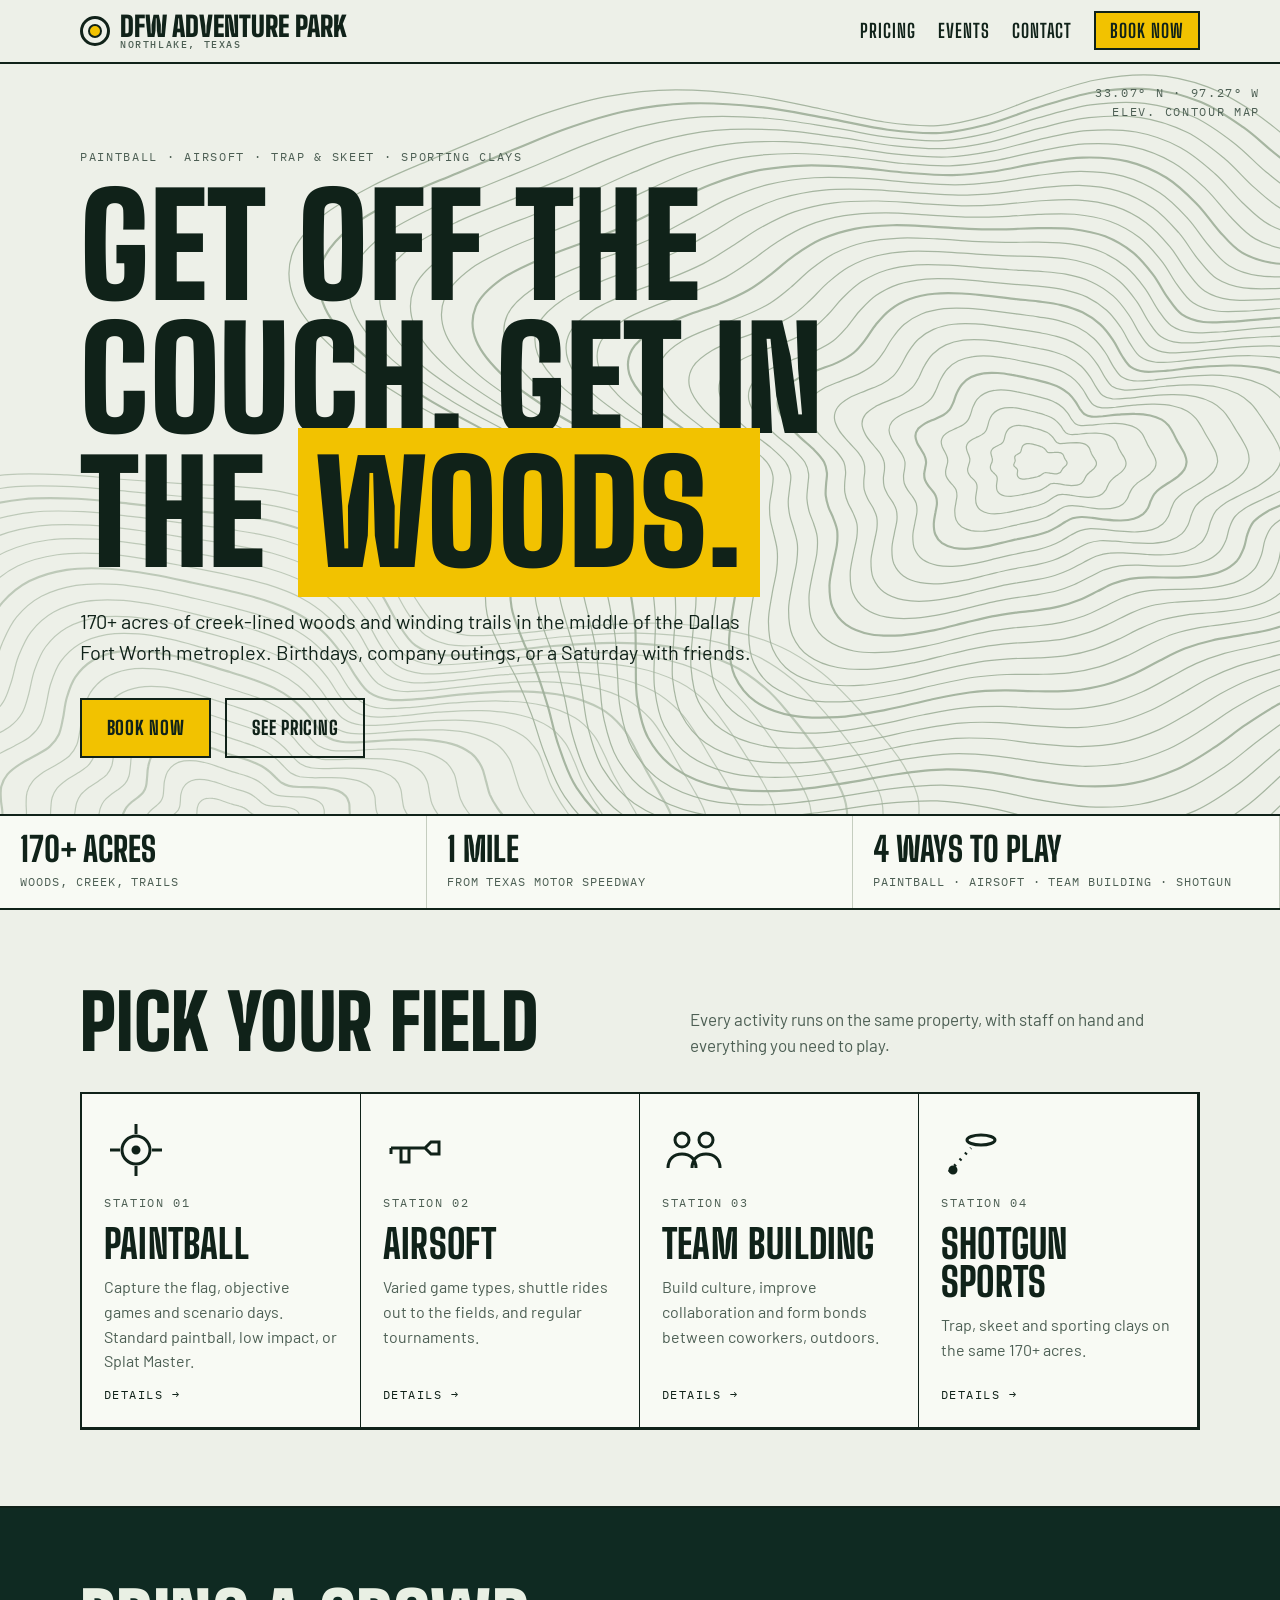
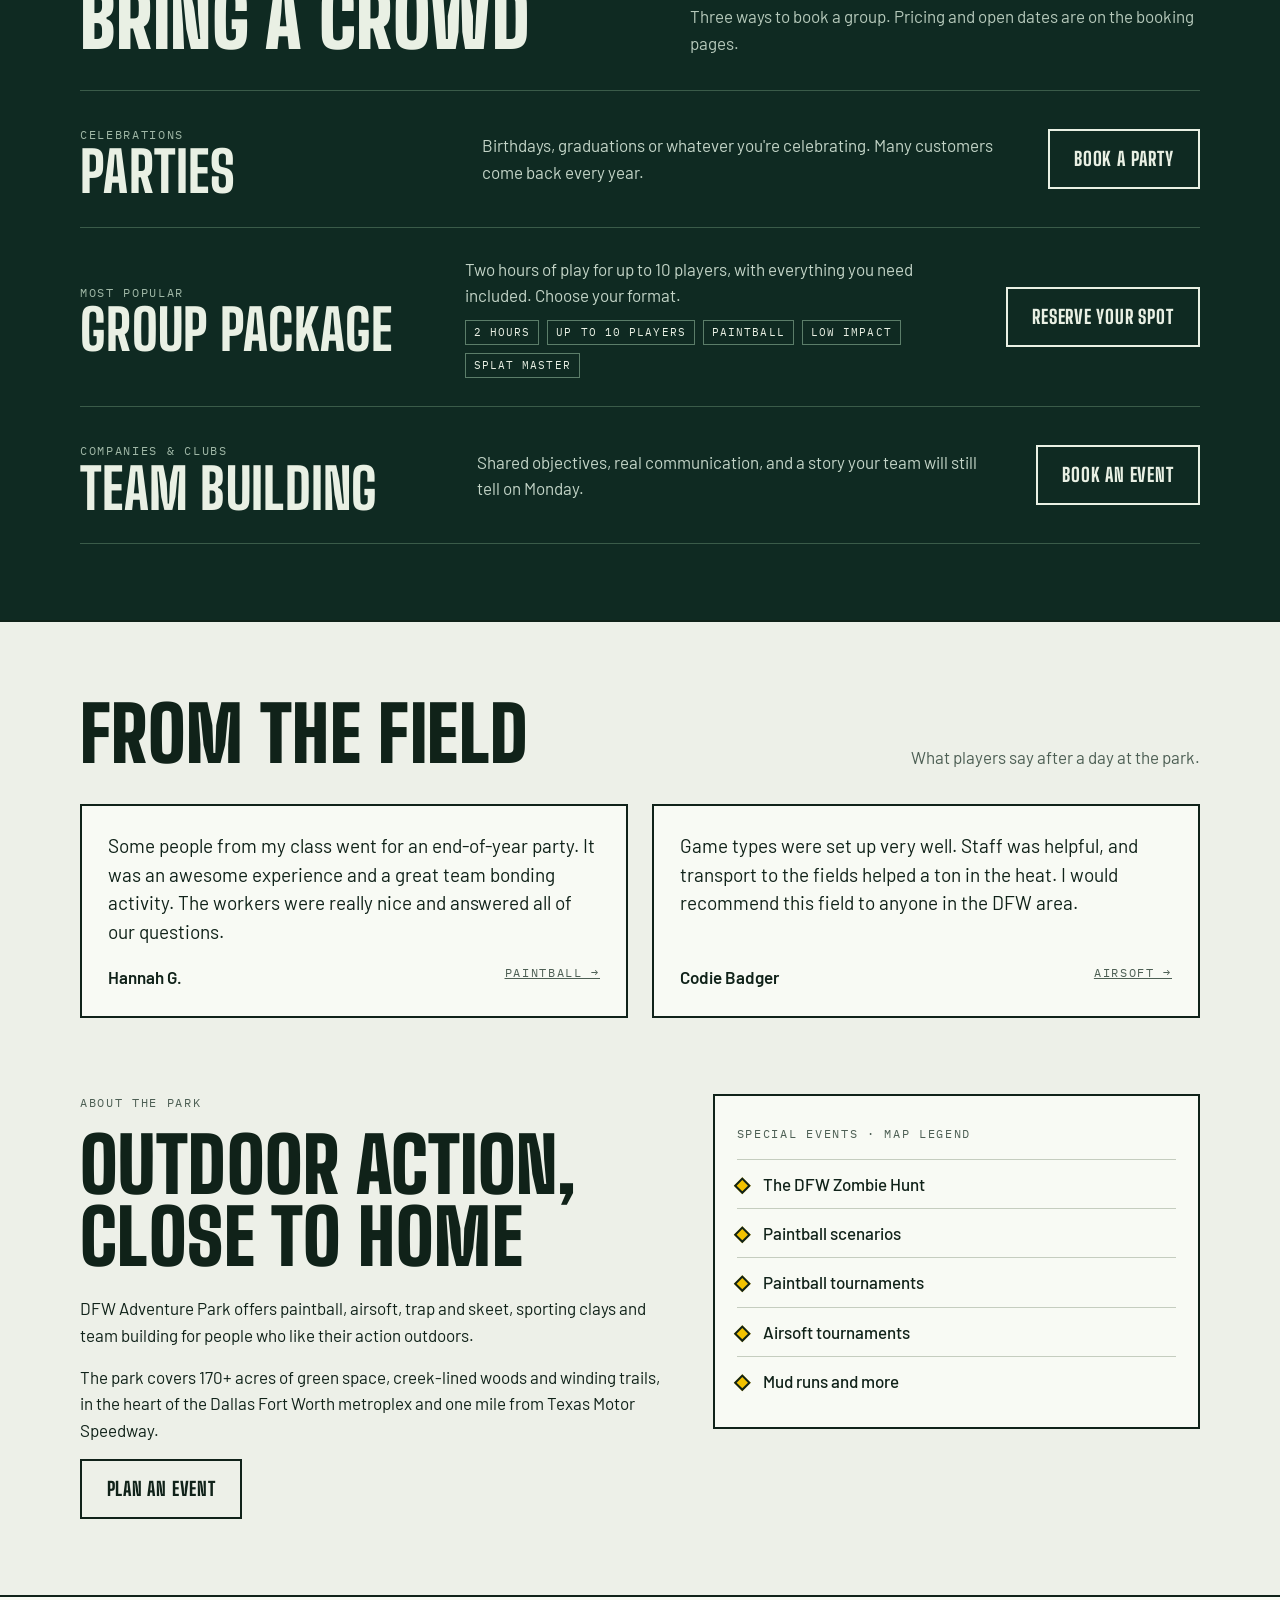
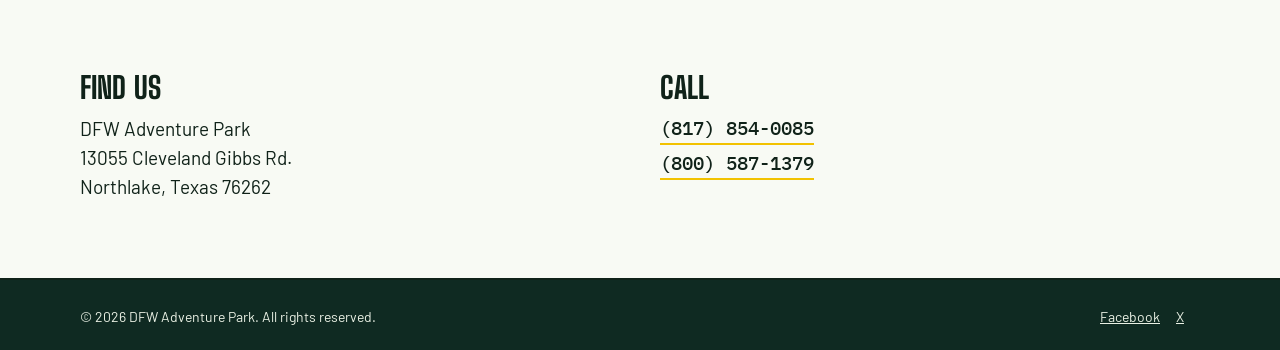
<file: index.html>
<!doctype html>
<html lang="en">
<head>
<meta charset="utf-8">
<meta name="viewport" content="width=device-width, initial-scale=1, viewport-fit=cover">
<meta name="theme-color" content="#edf0e8" media="(prefers-color-scheme: light)">
<meta name="theme-color" content="#0b1812" media="(prefers-color-scheme: dark)">
<title>DFW Adventure Park</title>
<link rel="preconnect" href="https://fonts.googleapis.com">
<link rel="preconnect" href="https://fonts.gstatic.com" crossorigin>
<link rel="stylesheet" href="https://fonts.googleapis.com/css2?family=Big+Shoulders+Display:wght@700;800;900&family=Barlow:wght@400;500;600&family=IBM+Plex+Mono:wght@500&display=swap">
<link rel="stylesheet" href="css/theme.css">
<link rel="stylesheet" href="css/index.css">
<link rel="stylesheet" href="css/mobile.css">
</head>
<body>
<header class="top">
  <div class="wrap bar">
    <a class="brand" href="#top" aria-label="DFW Adventure Park home">
      <span class="mark" aria-hidden="true"></span>
      <span>DFW Adventure Park<small>Northlake, Texas</small></span>
    </a>
    <nav aria-label="Main">
      <ul>
        <li><a href="pricing.html">Pricing</a></li>
        <li><a href="#events">Events</a></li>
        <li><a href="contact.html">Contact</a></li>
        <li><a class="cta" href="book-now.html">Book Now</a></li>
      </ul>
    </nav>
  </div>
</header>

<main id="top">
  <div class="hero">
    <svg class="topo" id="topo" aria-hidden="true" preserveAspectRatio="xMidYMid slice" viewBox="0 0 1200 700"></svg>
    <div class="eyebrow coords">33.07° N · 97.27° W<br>Elev. contour map</div>
    <div class="wrap">
      <p class="eyebrow">Paintball · Airsoft · Trap &amp; Skeet · Sporting Clays</p>
      <h1>Get off the couch. Get in the <em>woods.</em></h1>
      <p class="lead">170+ acres of creek-lined woods and winding trails in the middle of the Dallas Fort Worth metroplex. Birthdays, company outings, or a Saturday with friends.</p>
      <div class="actions">
        <a class="btn primary" href="book-now.html">Book now</a>
        <a class="btn" href="pricing.html">See pricing</a>
      </div>
    </div>
    <div class="facts">
      <div><b>170+ acres</b><span>Woods, creek, trails</span></div>
      <div><b>1 mile</b><span>From Texas Motor Speedway</span></div>
      <div><b>4 ways to play</b><span>Paintball · Airsoft · Team building · Shotgun</span></div>
    </div>
  </div>

  <section id="play">
    <div class="wrap">
      <div class="head">
        <h2>Pick your field</h2>
        <p>Every activity runs on the same property, with staff on hand and everything you need to play.</p>
      </div>
      <div class="stations">
        <a class="station" href="pricing.html#walk-on">
          <svg viewBox="0 0 64 64" fill="none" stroke="currentColor" stroke-width="3" aria-hidden="true"><circle cx="32" cy="32" r="14"/><path d="M32 6v10M32 48v10M6 32h10M48 32h10"/><circle cx="32" cy="32" r="3" fill="currentColor"/></svg>
          <span class="eyebrow">Station 01</span>
          <h3>Paintball</h3>
          <p>Capture the flag, objective games and scenario days. Standard paintball, low impact, or Splat Master.</p>
          <span class="go">Details →</span>
        </a>
        <a class="station" href="pricing.html#airsoft">
          <svg viewBox="0 0 64 64" fill="none" stroke="currentColor" stroke-width="3" aria-hidden="true"><path d="M8 30h34l6-6h8v12h-8l-6-6"/><path d="M18 30v14h8V30M8 30v6"/></svg>
          <span class="eyebrow">Station 02</span>
          <h3>Airsoft</h3>
          <p>Varied game types, shuttle rides out to the fields, and regular tournaments.</p>
          <span class="go">Details →</span>
        </a>
        <a class="station" href="pricing.html#team">
          <svg viewBox="0 0 64 64" fill="none" stroke="currentColor" stroke-width="3" aria-hidden="true"><circle cx="20" cy="22" r="7"/><circle cx="44" cy="22" r="7"/><path d="M6 50c0-9 6-14 14-14s14 5 14 14M30 50c0-9 6-14 14-14s14 5 14 14"/></svg>
          <span class="eyebrow">Station 03</span>
          <h3>Team Building</h3>
          <p>Build culture, improve collaboration and form bonds between coworkers, outdoors.</p>
          <span class="go">Details →</span>
        </a>
        <a class="station" href="pricing.html#shotgun">
          <svg viewBox="0 0 64 64" fill="none" stroke="currentColor" stroke-width="3" aria-hidden="true"><ellipse cx="40" cy="22" rx="14" ry="5"/><path d="M8 54l22-24" stroke-dasharray="2 6"/><circle cx="12" cy="52" r="3" fill="currentColor"/></svg>
          <span class="eyebrow">Station 04</span>
          <h3>Shotgun Sports</h3>
          <p>Trap, skeet and sporting clays on the same 170+ acres.</p>
          <span class="go">Details →</span>
        </a>
      </div>
    </div>
  </section>

  <section class="packages" id="packages">
    <div class="wrap">
      <div class="head">
        <h2>Bring a crowd</h2>
        <p>Three ways to book a group. Pricing and open dates are on the booking pages.</p>
      </div>
      <div class="rows">
        <div class="row">
          <div><span class="eyebrow">Celebrations</span><h3>Parties</h3></div>
          <p>Birthdays, graduations or whatever you're celebrating. Many customers come back every year.</p>
          <a class="btn" href="book-now.html">Book a party</a>
        </div>
        <div class="row">
          <div><span class="eyebrow">Most popular</span><h3>Group Package</h3></div>
          <div>
            <p>Two hours of play for up to 10 players, with everything you need included. Choose your format.</p>
            <div class="tags"><span class="tag">2 hours</span><span class="tag">Up to 10 players</span><span class="tag">Paintball</span><span class="tag">Low Impact</span><span class="tag">Splat Master</span></div>
          </div>
          <a class="btn" href="book-now.html">Reserve your spot</a>
        </div>
        <div class="row">
          <div><span class="eyebrow">Companies &amp; clubs</span><h3>Team Building</h3></div>
          <p>Shared objectives, real communication, and a story your team will still tell on Monday.</p>
          <a class="btn" href="book-now.html">Book an event</a>
        </div>
      </div>
    </div>
  </section>

  <section id="reviews">
    <div class="wrap">
      <div class="head">
        <h2>From the field</h2>
        <p>What players say after a day at the park.</p>
      </div>
      <div class="reviews">
        <blockquote>
          <p>Some people from my class went for an end-of-year party. It was an awesome experience and a great team bonding activity. The workers were really nice and answered all of our questions.</p>
          <footer><cite>Hannah G.</cite><a class="eyebrow" href="pricing.html#walk-on">Paintball →</a></footer>
        </blockquote>
        <blockquote>
          <p>Game types were set up very well. Staff was helpful, and transport to the fields helped a ton in the heat. I would recommend this field to anyone in the DFW area.</p>
          <footer><cite>Codie Badger</cite><a class="eyebrow" href="pricing.html#airsoft">Airsoft →</a></footer>
        </blockquote>
      </div>
    </div>
  </section>

  <section id="events" style="padding-top:0">
    <div class="wrap about">
      <div>
        <p class="eyebrow">About the park</p>
        <h2>Outdoor action, close to home</h2>
        <p>DFW Adventure Park offers paintball, airsoft, trap and skeet, sporting clays and team building for people who like their action outdoors.</p>
        <p>The park covers 170+ acres of green space, creek-lined woods and winding trails, in the heart of the Dallas Fort Worth metroplex and one mile from Texas Motor Speedway.</p>
        <a class="btn" href="book-now.html">Plan an event</a>
      </div>
      <div class="legend">
        <span class="eyebrow">Special events · map legend</span>
        <ul>
          <li><i></i>The DFW Zombie Hunt</li>
          <li><i></i>Paintball scenarios</li>
          <li><i></i>Paintball tournaments</li>
          <li><i></i>Airsoft tournaments</li>
          <li><i></i>Mud runs and more</li>
        </ul>
      </div>
    </div>
  </section>

  <section class="visit" id="visit">
    <div class="wrap visit-grid">
      <div>
        <h3>Find us</h3>
        <address>DFW Adventure Park<br>13055 Cleveland Gibbs Rd.<br>Northlake, Texas 76262</address>
      </div>
      <div>
        <h3>Call</h3>
        <div class="phones"><a href="tel:8178540085">(817) 854-0085</a><a href="tel:8005871379">(800) 587-1379</a></div>
      </div>
    </div>
  </section>
</main>

<footer class="site">
  <div class="wrap">
    <span>© 2026 DFW Adventure Park. All rights reserved.</span>
    <span><a href="https://www.facebook.com/dfwadventurepark">Facebook</a><a href="https://twitter.com/DFWAP">X</a></span>
  </div>
</footer>

<script>
(function(){
  // Topographic contours: nested wobbly rings around two "hills".
  var svg=document.getElementById('topo'),NS='http://www.w3.org/2000/svg';
  function ring(cx,cy,r,seed){
    var pts=[],n=72;
    for(var i=0;i<n;i++){
      var a=i/n*Math.PI*2;
      var w=1+0.16*Math.sin(a*3+seed)+0.09*Math.sin(a*5-seed*1.7)+0.05*Math.sin(a*9+seed*.6);
      pts.push([cx+Math.cos(a)*r*w*1.35,cy+Math.sin(a)*r*w*.8]);
    }
    var d='M'+pts[0][0].toFixed(1)+' '+pts[0][1].toFixed(1);
    for(var j=0;j<n;j++){
      var p0=pts[(j-1+n)%n],p1=pts[j],p2=pts[(j+1)%n],p3=pts[(j+2)%n];
      d+=' C'+(p1[0]+(p2[0]-p0[0])/6).toFixed(1)+' '+(p1[1]+(p2[1]-p0[1])/6).toFixed(1)+' '+(p2[0]-(p3[0]-p1[0])/6).toFixed(1)+' '+(p2[1]-(p3[1]-p1[1])/6).toFixed(1)+' '+p2[0].toFixed(1)+' '+p2[1].toFixed(1);
    }
    return d+'Z';
  }
  [[930,330,1.2,26],[1010,260,2.4,0],[260,640,0.7,22]].forEach(function(h,k){
    for(var i=1;i<=h[3];i++){
      var p=document.createElementNS(NS,'path');
      p.setAttribute('d',ring(h[0],h[1],i*16,h[2]+i*0.05));
      p.setAttribute('fill','none');
      p.setAttribute('stroke','var(--contour)');
      p.setAttribute('stroke-width',i%5===0?'1.8':'1');
      p.setAttribute('opacity',k===2?'.6':'.9');
      svg.appendChild(p);
    }
  });})();
</script>
</body>
</html>
</file>
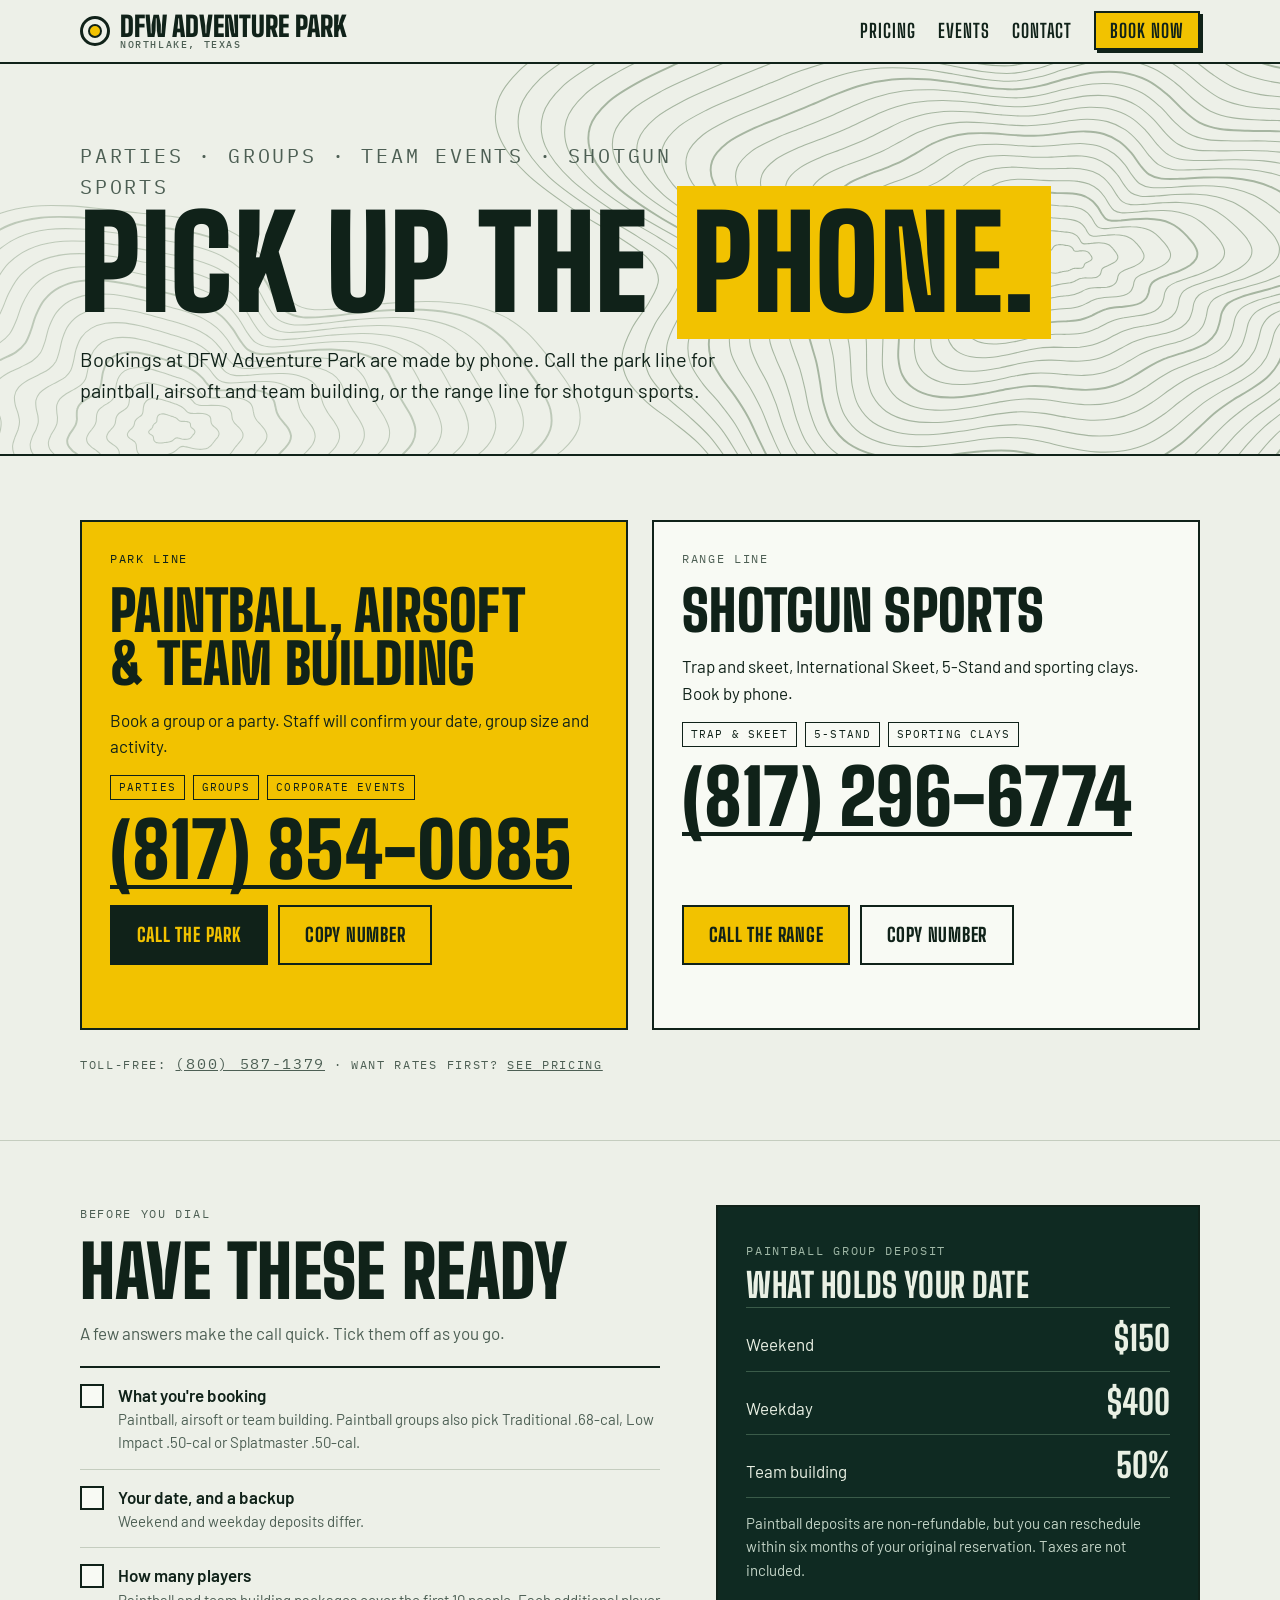
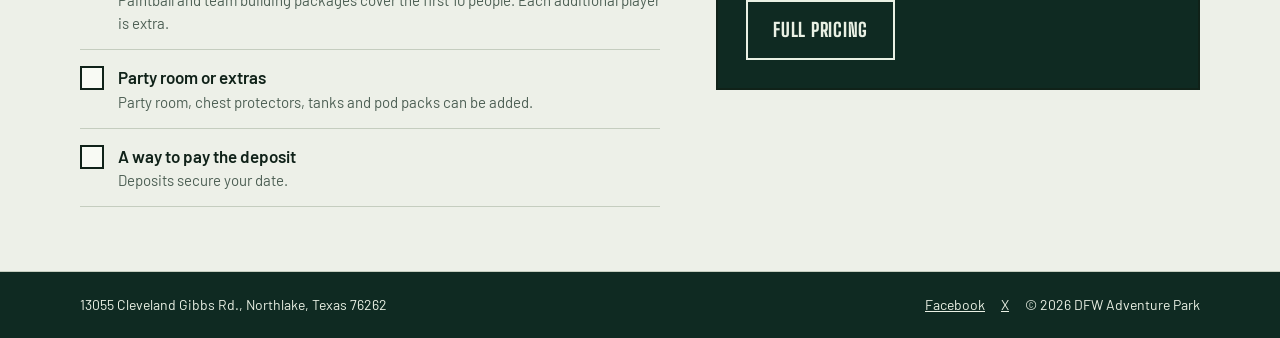
<file: book-now.html>
<!doctype html>
<html lang="en">
<head>
<meta charset="utf-8">
<meta name="viewport" content="width=device-width, initial-scale=1, viewport-fit=cover">
<meta name="theme-color" content="#edf0e8" media="(prefers-color-scheme: light)">
<meta name="theme-color" content="#0b1812" media="(prefers-color-scheme: dark)">
<title>Book DFW Adventure Park</title>
<link rel="preconnect" href="https://fonts.googleapis.com">
<link rel="preconnect" href="https://fonts.gstatic.com" crossorigin>
<link rel="stylesheet" href="https://fonts.googleapis.com/css2?family=Big+Shoulders+Display:wght@700;800;900&family=Barlow:wght@400;500;600&family=IBM+Plex+Mono:wght@500&display=swap">
<link rel="stylesheet" href="css/theme.css">
<link rel="stylesheet" href="css/book-now.css">
<link rel="stylesheet" href="css/mobile.css">
</head>
<body>
<header class="top">
  <div class="wrap bar">
    <a class="brand" href="index.html" aria-label="DFW Adventure Park home">
      <span class="mark" aria-hidden="true"></span>
      <span>DFW Adventure Park<small>Northlake, Texas</small></span>
    </a>
    <nav aria-label="Main">
      <ul>
        <li><a href="pricing.html">Pricing</a></li>
        <li><a href="index.html#events">Events</a></li>
        <li><a href="contact.html">Contact</a></li>
        <li><a class="cta" href="#top" aria-current="page">Book Now</a></li>
      </ul>
    </nav>
  </div>
</header>

<main id="top">
  <div class="intro">
    <svg id="topo" aria-hidden="true" preserveAspectRatio="xMidYMid slice" viewBox="0 0 1200 400"></svg>
    <div class="wrap">
      <p class="eyebrow">Parties · Groups · Team events · Shotgun sports</p>
      <h1>Pick up the <em>phone.</em></h1>
      <p>Bookings at DFW Adventure Park are made by phone. Call the park line for paintball, airsoft and team building, or the range line for shotgun sports.</p>
    </div>
  </div>

  <section>
    <div class="wrap lines">
      <div class="line hi">
        <span class="eyebrow">Park line</span>
        <h2>Paintball, airsoft &amp; team building</h2>
        <p>Book a group or a party. Staff will confirm your date, group size and activity.</p>
        <div class="tags"><span class="tag">Parties</span><span class="tag">Groups</span><span class="tag">Corporate events</span></div>
        <a class="num" href="tel:8178540085" id="n1">(817) 854-0085</a>
        <div class="acts">
          <a class="btn fill" href="tel:8178540085">Call the park</a>
          <button class="btn" type="button" data-copy="(817) 854-0085" data-hint="h1">Copy number</button>
        </div>
        <div class="hint" id="h1" role="status"></div>
      </div>
      <div class="line">
        <span class="eyebrow">Range line</span>
        <h2>Shotgun sports</h2>
        <p>Trap and skeet, International Skeet, 5-Stand and sporting clays. Book by phone.</p>
        <div class="tags"><span class="tag">Trap &amp; Skeet</span><span class="tag">5-Stand</span><span class="tag">Sporting Clays</span></div>
        <a class="num" href="tel:8172966774" id="n2">(817) 296-6774</a>
        <div class="acts">
          <a class="btn primary" href="tel:8172966774">Call the range</a>
          <button class="btn" type="button" data-copy="(817) 296-6774" data-hint="h2">Copy number</button>
        </div>
        <div class="hint" id="h2" role="status"></div>
      </div>
    </div>
    <div class="wrap" style="margin-top:22px">
      <p class="eyebrow" style="margin:0">Toll-free: <a href="tel:8005871379" style="font-size:15px">(800) 587-1379</a> · Want rates first? <a href="pricing.html">See pricing</a></p>
    </div>
  </section>

  <section>
    <div class="wrap prep">
      <div>
        <p class="eyebrow">Before you dial</p>
        <h2>Have these ready</h2>
        <p>A few answers make the call quick. Tick them off as you go.</p>
        <ul class="check">
          <li><label><input type="checkbox" id="c1"><span><b>What you're booking</b><small>Paintball, airsoft or team building. Paintball groups also pick Traditional .68-cal, Low Impact .50-cal or Splatmaster .50-cal.</small></span></label></li>
          <li><label><input type="checkbox" id="c2"><span><b>Your date, and a backup</b><small>Weekend and weekday deposits differ.</small></span></label></li>
          <li><label><input type="checkbox" id="c3"><span><b>How many players</b><small>Paintball and team building packages cover the first 10 people. Each additional player is extra.</small></span></label></li>
          <li><label><input type="checkbox" id="c4"><span><b>Party room or extras</b><small>Party room, chest protectors, tanks and pod packs can be added.</small></span></label></li>
          <li><label><input type="checkbox" id="c5"><span><b>A way to pay the deposit</b><small>Deposits secure your date.</small></span></label></li>
        </ul>
      </div>
      <aside class="facts" aria-label="Deposit facts">
        <span class="eyebrow">Paintball group deposit</span>
        <h3>What holds your date</h3>
        <div class="fr"><span>Weekend</span><span class="amt">$150</span></div>
        <div class="fr"><span>Weekday</span><span class="amt">$400</span></div>
        <div class="fr"><span>Team building</span><span class="amt">50%</span></div>
        <p>Paintball deposits are non-refundable, but you can reschedule within six months of your original reservation. Taxes are not included.</p>
        <a class="btn" href="pricing.html">Full pricing</a>
      </aside>
    </div>
  </section>
</main>

<footer class="site">
  <div class="wrap">
    <span>13055 Cleveland Gibbs Rd., Northlake, Texas 76262</span>
    <span><a href="https://www.facebook.com/dfwadventurepark">Facebook</a><a href="https://twitter.com/DFWAP">X</a>© 2026 DFW Adventure Park</span>
  </div>
</footer>

<script>
(function(){
  var svg=document.getElementById('topo'),NS='http://www.w3.org/2000/svg';
  function ring(cx,cy,r,seed){
    var pts=[],n=72;
    for(var i=0;i<n;i++){
      var a=i/n*Math.PI*2;
      var w=1+0.16*Math.sin(a*3+seed)+0.09*Math.sin(a*5-seed*1.7)+0.05*Math.sin(a*9+seed*.6);
      pts.push([cx+Math.cos(a)*r*w*1.35,cy+Math.sin(a)*r*w*.8]);
    }
    var d='M'+pts[0][0].toFixed(1)+' '+pts[0][1].toFixed(1);
    for(var j=0;j<n;j++){
      var p0=pts[(j-1+n)%n],p1=pts[j],p2=pts[(j+1)%n],p3=pts[(j+2)%n];
      d+=' C'+(p1[0]+(p2[0]-p0[0])/6).toFixed(1)+' '+(p1[1]+(p2[1]-p0[1])/6).toFixed(1)+' '+(p2[0]-(p3[0]-p1[0])/6).toFixed(1)+' '+(p2[1]-(p3[1]-p1[1])/6).toFixed(1)+' '+p2[0].toFixed(1)+' '+p2[1].toFixed(1);
    }
    return d+'Z';
  }
  [[1000,200,1.6,24],[160,360,0.9,16]].forEach(function(h,k){
    for(var i=1;i<=h[3];i++){
      var p=document.createElementNS(NS,'path');
      p.setAttribute('d',ring(h[0],h[1],i*15,h[2]+i*0.05));
      p.setAttribute('fill','none');
      p.setAttribute('stroke','var(--contour)');
      p.setAttribute('stroke-width',i%5===0?'1.8':'1');
      p.setAttribute('opacity',k?'.6':'.9');
      svg.appendChild(p);
    }
  });

  // Copy buttons: clipboard can be refused in some viewers, so fall back to selecting the number.
  document.querySelectorAll('[data-copy]').forEach(function(b){
    b.addEventListener('click',function(){
      var hint=document.getElementById(b.getAttribute('data-hint')),text=b.getAttribute('data-copy');
      function fallback(){
        var el=b.closest('.line').querySelector('.num'),r=document.createRange();
        r.selectNodeContents(el);var s=window.getSelection();s.removeAllRanges();s.addRange(r);
        hint.textContent='Number selected. Press copy on your device.';
      }
      try{
        navigator.clipboard.writeText(text).then(function(){hint.textContent='Copied '+text;},fallback);
      }catch(e){fallback();}
    });
  });

  // Checklist state is a per-visitor convenience only.
  var ids=['c1','c2','c3','c4','c5'];
  ids.forEach(function(id){
    var el=document.getElementById(id);
    try{el.checked=localStorage.getItem('dfwap-'+id)==='1';}catch(e){}
    el.addEventListener('change',function(){try{localStorage.setItem('dfwap-'+id,el.checked?'1':'0');}catch(e){}});
  });
})();
</script>
</body>
</html>
</file>
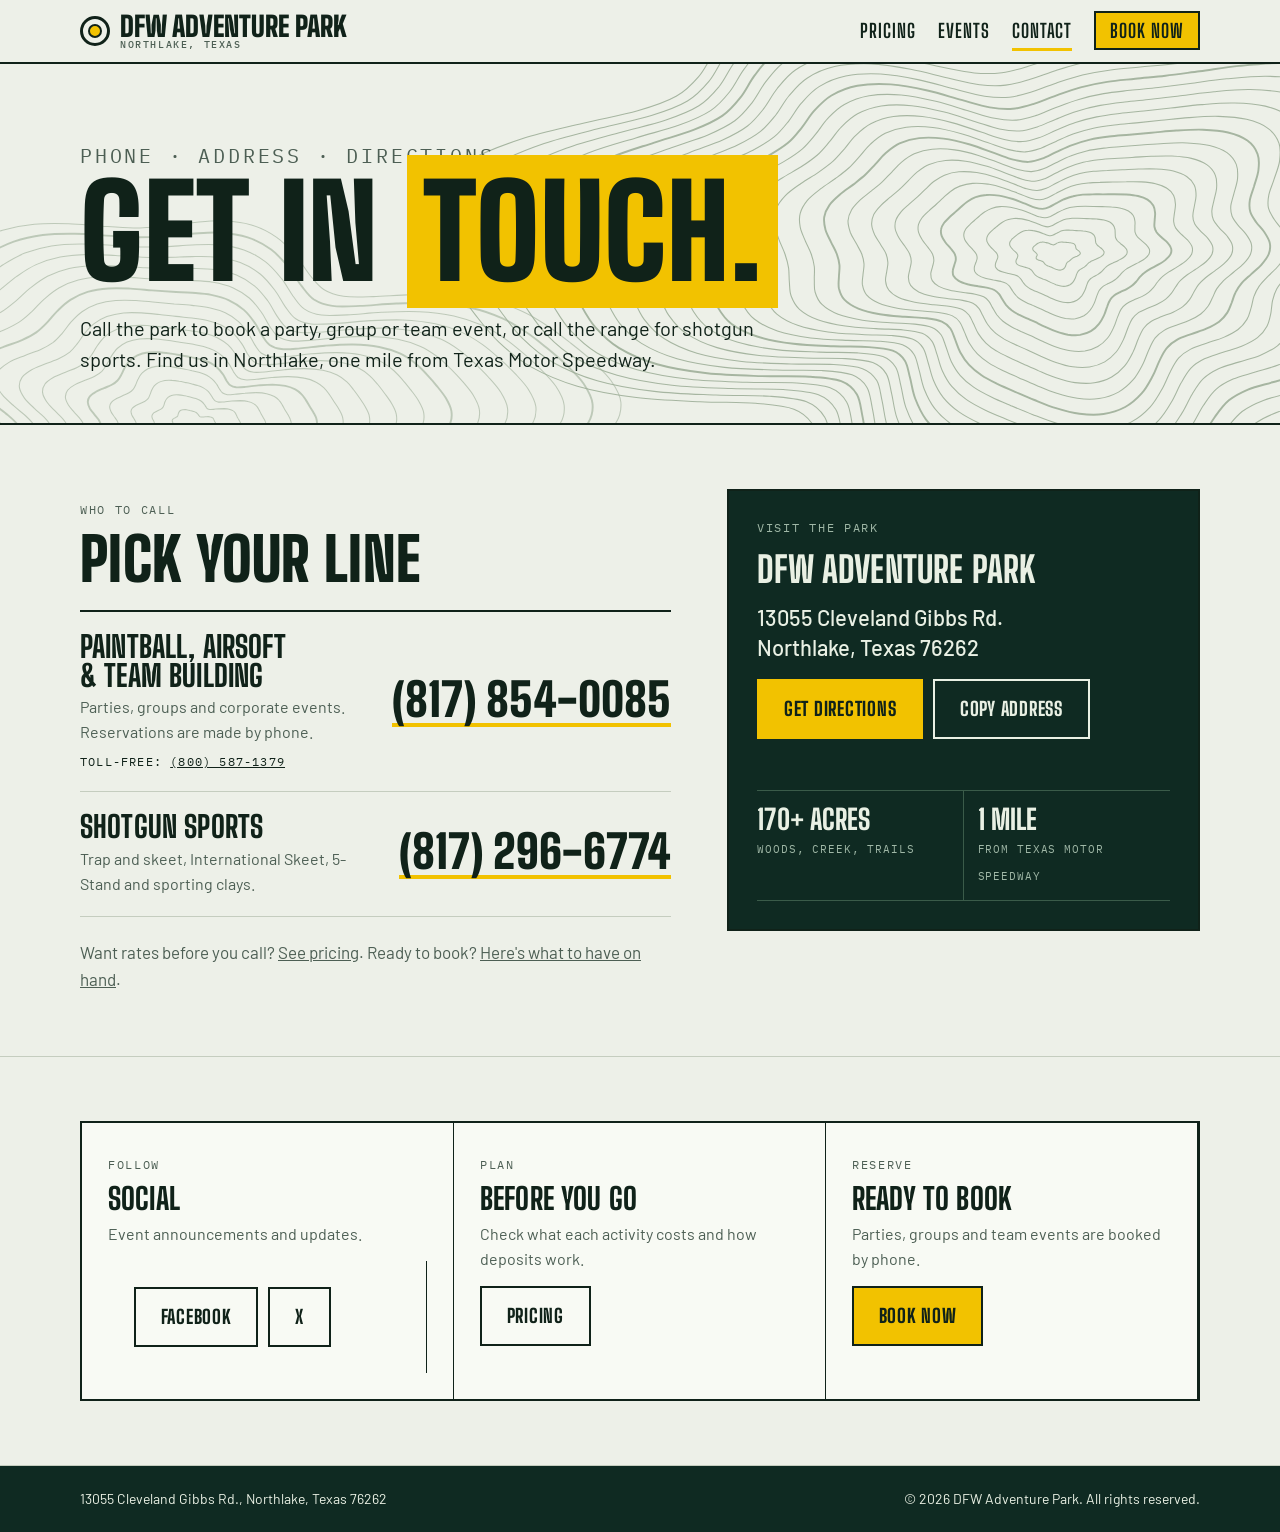
<file: contact.html>
<!doctype html>
<html lang="en">
<head>
<meta charset="utf-8">
<meta name="viewport" content="width=device-width, initial-scale=1, viewport-fit=cover">
<meta name="theme-color" content="#edf0e8" media="(prefers-color-scheme: light)">
<meta name="theme-color" content="#0b1812" media="(prefers-color-scheme: dark)">
<title>Contact DFW Adventure Park</title>
<link rel="preconnect" href="https://fonts.googleapis.com">
<link rel="preconnect" href="https://fonts.gstatic.com" crossorigin>
<link rel="stylesheet" href="https://fonts.googleapis.com/css2?family=Big+Shoulders+Display:wght@700;800;900&family=Barlow:wght@400;500;600&family=IBM+Plex+Mono:wght@500&display=swap">
<link rel="stylesheet" href="css/theme.css">
<link rel="stylesheet" href="css/contact.css">
<link rel="stylesheet" href="css/mobile.css">
</head>
<body>
<header class="top">
  <div class="wrap bar">
    <a class="brand" href="index.html" aria-label="DFW Adventure Park home">
      <span class="mark" aria-hidden="true"></span>
      <span>DFW Adventure Park<small>Northlake, Texas</small></span>
    </a>
    <nav aria-label="Main">
      <ul>
        <li><a href="pricing.html">Pricing</a></li>
        <li><a href="index.html#events">Events</a></li>
        <li><a href="#top" aria-current="page">Contact</a></li>
        <li><a class="cta" href="book-now.html">Book Now</a></li>
      </ul>
    </nav>
  </div>
</header>

<main id="top">
  <div class="intro">
    <svg id="topo" aria-hidden="true" preserveAspectRatio="xMidYMid slice" viewBox="0 0 1200 400"></svg>
    <div class="wrap">
      <p class="eyebrow">Phone · Address · Directions</p>
      <h1>Get in <em>touch.</em></h1>
      <p>Call the park to book a party, group or team event, or call the range for shotgun sports. Find us in Northlake, one mile from Texas Motor Speedway.</p>
    </div>
  </div>

  <section>
    <div class="wrap grid">
      <div>
        <p class="eyebrow">Who to call</p>
        <h2 class="sec">Pick your line</h2>
        <div class="route">
          <div class="stop">
            <div>
              <h3>Paintball, airsoft &amp; team building</h3>
              <p>Parties, groups and corporate events. Reservations are made by phone.</p>
              <div class="alt">Toll-free: <a href="tel:8005871379">(800) 587-1379</a></div>
            </div>
            <a class="num" href="tel:8178540085">(817) 854-0085</a>
          </div>
          <div class="stop">
            <div>
              <h3>Shotgun sports</h3>
              <p>Trap and skeet, International Skeet, 5-Stand and sporting clays.</p>
            </div>
            <a class="num" href="tel:8172966774">(817) 296-6774</a>
          </div>
        </div>
        <p style="margin:22px 0 0;color:var(--muted)">Want rates before you call? <a href="pricing.html">See pricing</a>. Ready to book? <a href="book-now.html">Here's what to have on hand</a>.</p>
      </div>

      <aside class="addr" aria-label="Park address">
        <span class="eyebrow">Visit the park</span>
        <h2>DFW Adventure Park</h2>
        <address id="addr">13055 Cleveland Gibbs Rd.<br>Northlake, Texas 76262</address>
        <div class="acts">
          <a class="btn primary" href="https://www.google.com/maps/search/?api=1&amp;query=13055+Cleveland+Gibbs+Rd+Northlake+TX+76262">Get directions</a>
          <button class="btn" type="button" id="copy">Copy address</button>
        </div>
        <div class="hint" id="hint" role="status"></div>
        <div class="meta">
          <div><b>170+ acres</b><span>Woods, creek, trails</span></div>
          <div><b>1 mile</b><span>From Texas Motor Speedway</span></div>
        </div>
      </aside>
    </div>
  </section>

  <section style="padding-block:0">
    <div class="wrap" style="padding-block:64px">
      <div class="find">
        <div>
          <span class="eyebrow">Follow</span>
          <h3>Social</h3>
          <p>Event announcements and updates.</p>
          <div class="social">
            <a class="btn" href="https://www.facebook.com/dfwadventurepark">Facebook</a>
            <a class="btn" href="https://twitter.com/DFWAP">X</a>
          </div>
        </div>
        <div>
          <span class="eyebrow">Plan</span>
          <h3>Before you go</h3>
          <p>Check what each activity costs and how deposits work.</p>
          <a class="btn" href="pricing.html">Pricing</a>
        </div>
        <div>
          <span class="eyebrow">Reserve</span>
          <h3>Ready to book</h3>
          <p>Parties, groups and team events are booked by phone.</p>
          <a class="btn primary" href="book-now.html">Book now</a>
        </div>
      </div>
    </div>
  </section>
</main>

<footer class="site">
  <div class="wrap">
    <span>13055 Cleveland Gibbs Rd., Northlake, Texas 76262</span>
    <span>© 2026 DFW Adventure Park. All rights reserved.</span>
  </div>
</footer>

<script>
(function(){
  var svg=document.getElementById('topo'),NS='http://www.w3.org/2000/svg';
  function ring(cx,cy,r,seed){
    var pts=[],n=72;
    for(var i=0;i<n;i++){
      var a=i/n*Math.PI*2;
      var w=1+0.16*Math.sin(a*3+seed)+0.09*Math.sin(a*5-seed*1.7)+0.05*Math.sin(a*9+seed*.6);
      pts.push([cx+Math.cos(a)*r*w*1.35,cy+Math.sin(a)*r*w*.8]);
    }
    var d='M'+pts[0][0].toFixed(1)+' '+pts[0][1].toFixed(1);
    for(var j=0;j<n;j++){
      var p0=pts[(j-1+n)%n],p1=pts[j],p2=pts[(j+1)%n],p3=pts[(j+2)%n];
      d+=' C'+(p1[0]+(p2[0]-p0[0])/6).toFixed(1)+' '+(p1[1]+(p2[1]-p0[1])/6).toFixed(1)+' '+(p2[0]-(p3[0]-p1[0])/6).toFixed(1)+' '+(p2[1]-(p3[1]-p1[1])/6).toFixed(1)+' '+p2[0].toFixed(1)+' '+p2[1].toFixed(1);
    }
    return d+'Z';
  }
  [[990,210,3.1,24],[180,370,1.3,16]].forEach(function(h,k){
    for(var i=1;i<=h[3];i++){
      var p=document.createElementNS(NS,'path');
      p.setAttribute('d',ring(h[0],h[1],i*15,h[2]+i*0.05));
      p.setAttribute('fill','none');
      p.setAttribute('stroke','var(--contour)');
      p.setAttribute('stroke-width',i%5===0?'1.8':'1');
      p.setAttribute('opacity',k?'.6':'.9');
      svg.appendChild(p);
    }
  });

  // Copy address: clipboard may be refused in some viewers, so fall back to selecting the text.
  var hint=document.getElementById('hint');
  document.getElementById('copy').addEventListener('click',function(){
    var text='DFW Adventure Park, 13055 Cleveland Gibbs Rd., Northlake, Texas 76262';
    function fallback(){
      var r=document.createRange();r.selectNodeContents(document.getElementById('addr'));
      var s=window.getSelection();s.removeAllRanges();s.addRange(r);
      hint.textContent='Address selected. Press copy on your device.';
    }
    try{navigator.clipboard.writeText(text).then(function(){hint.textContent='Address copied.';},fallback);}catch(e){fallback();}
  });
})();
</script>
</body>
</html>
</file>
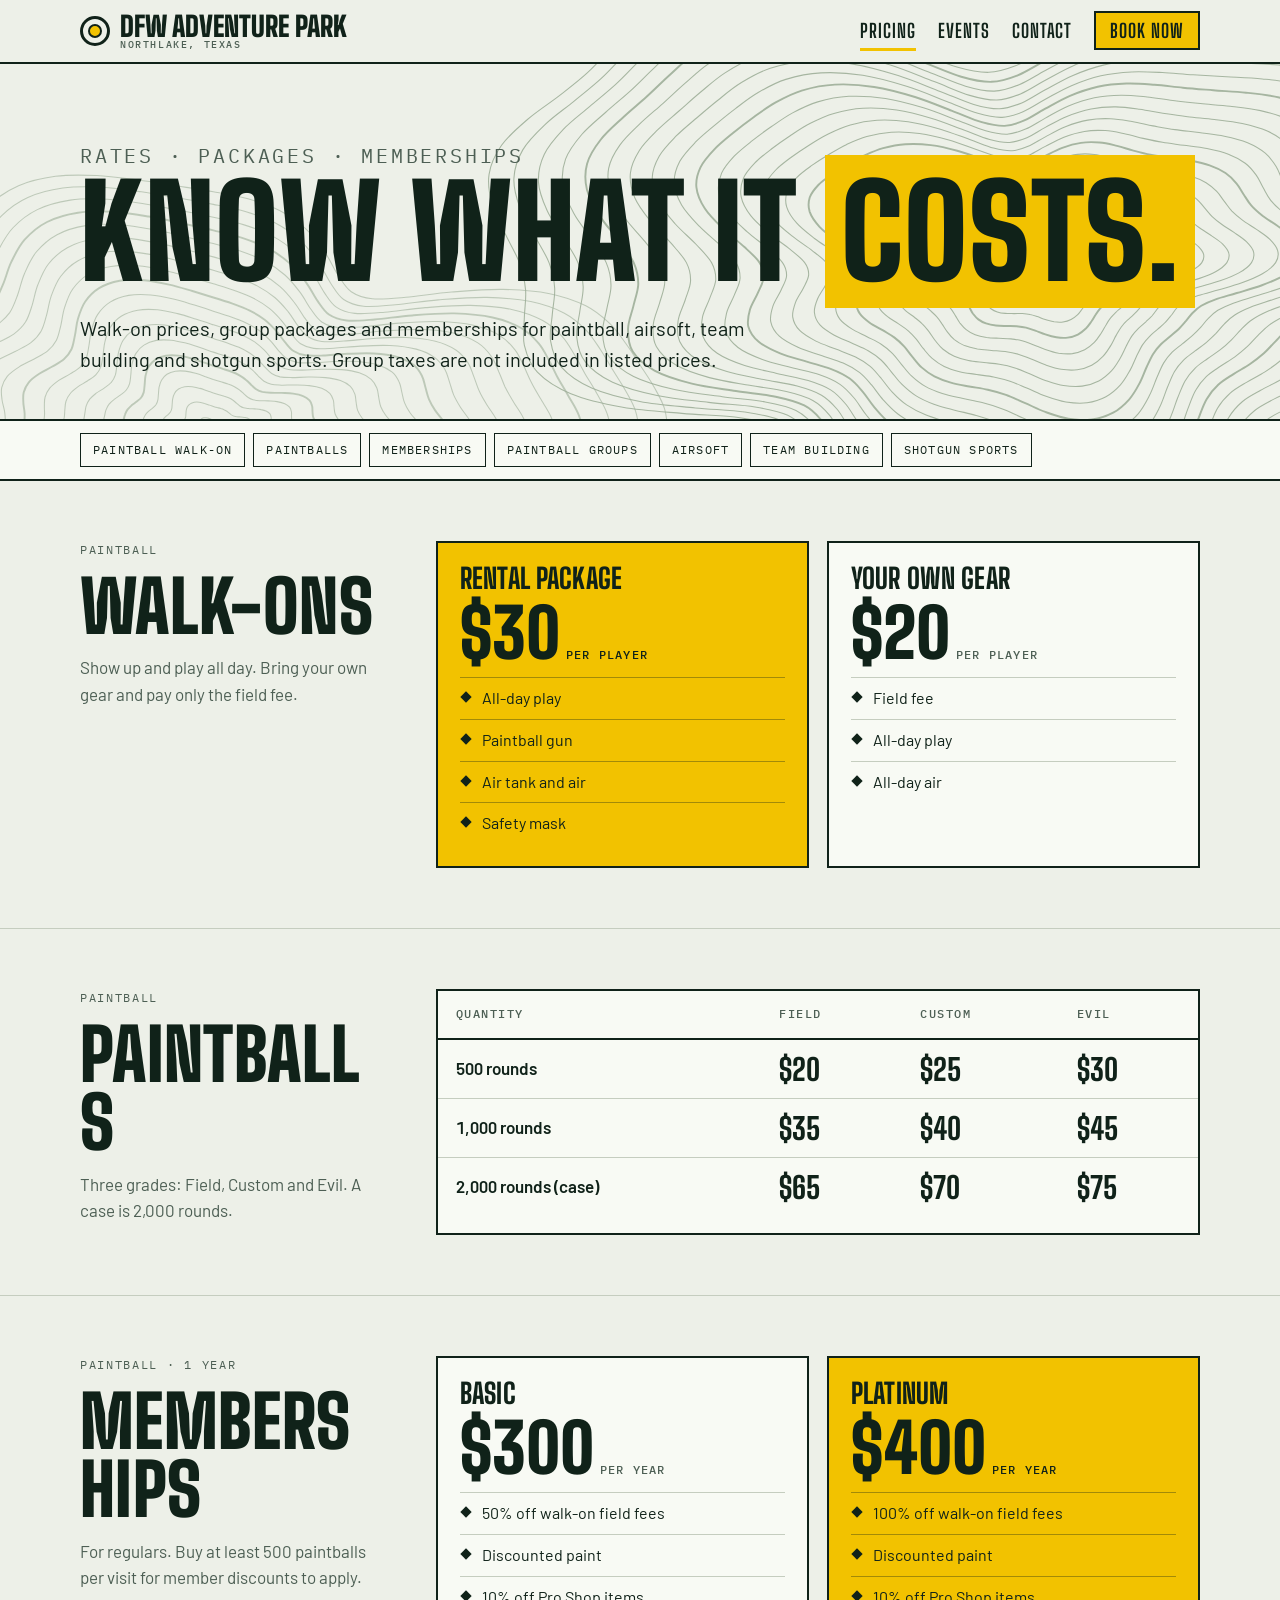
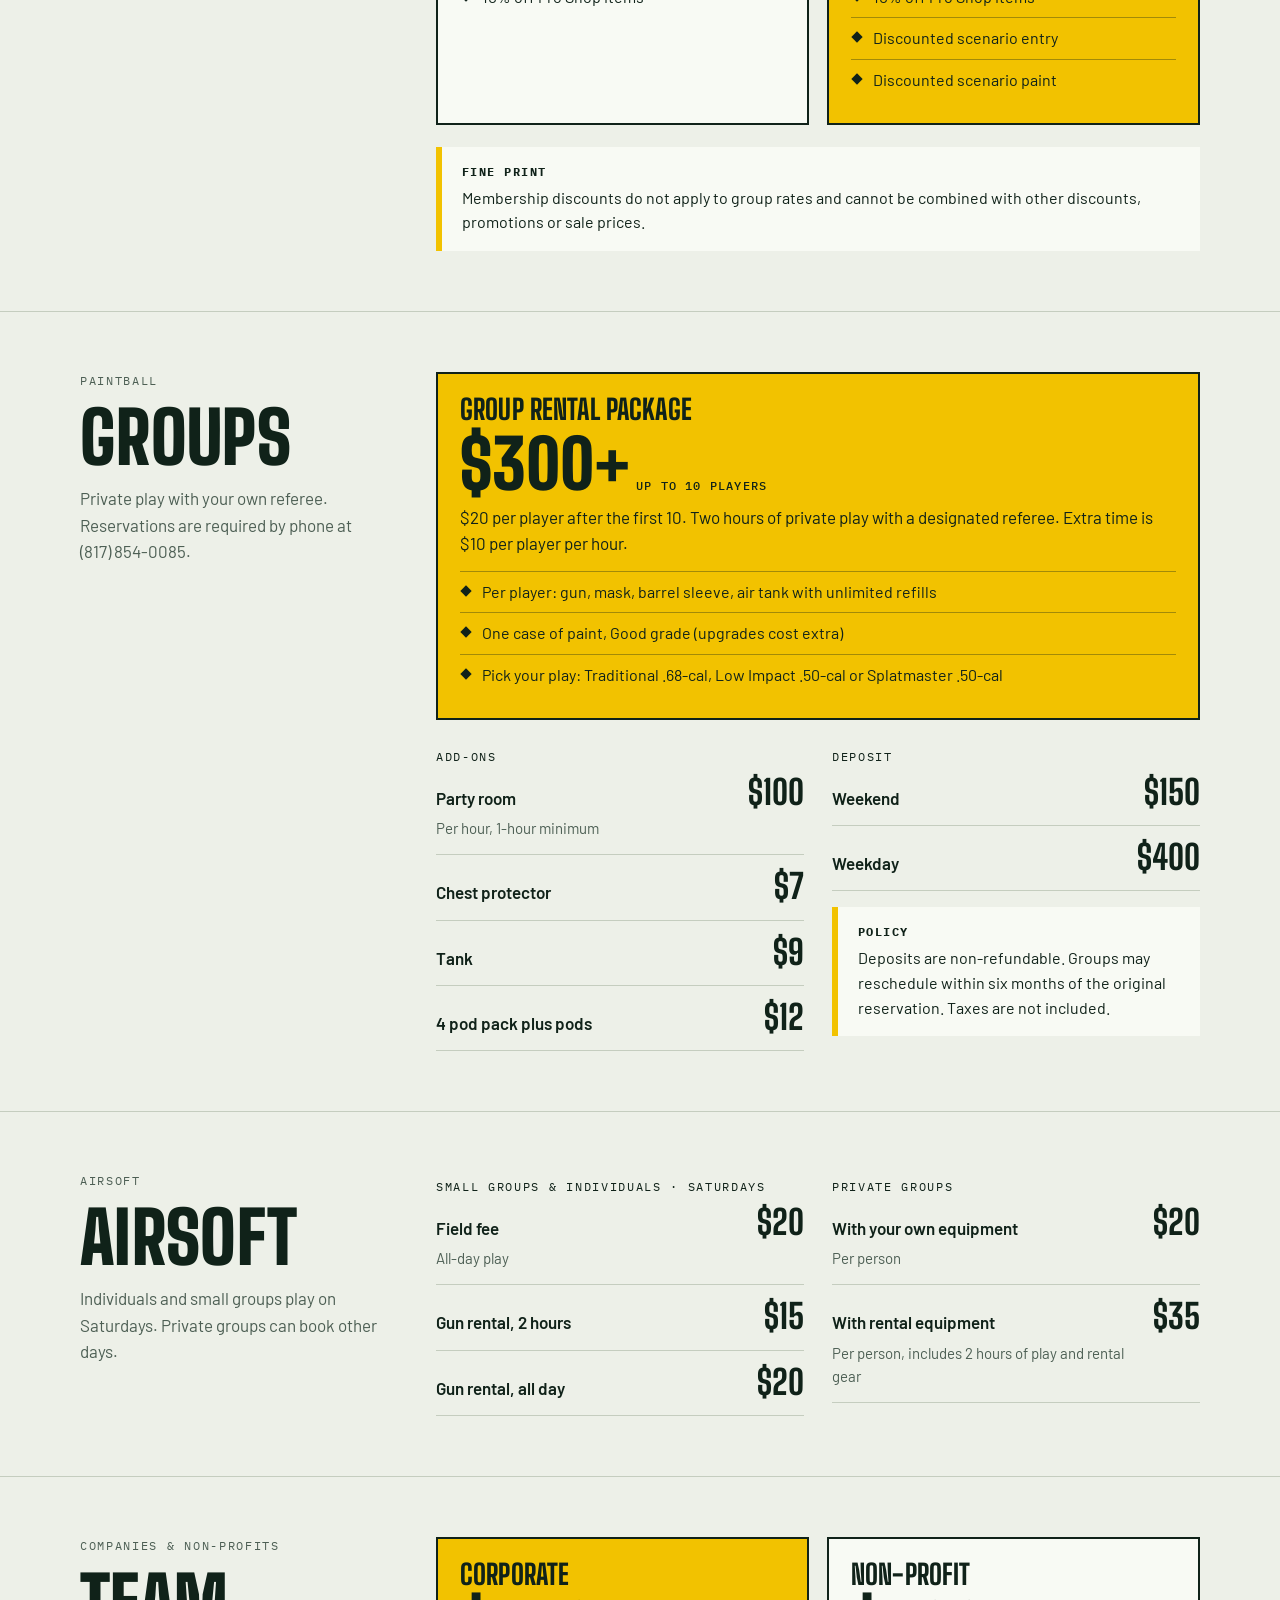
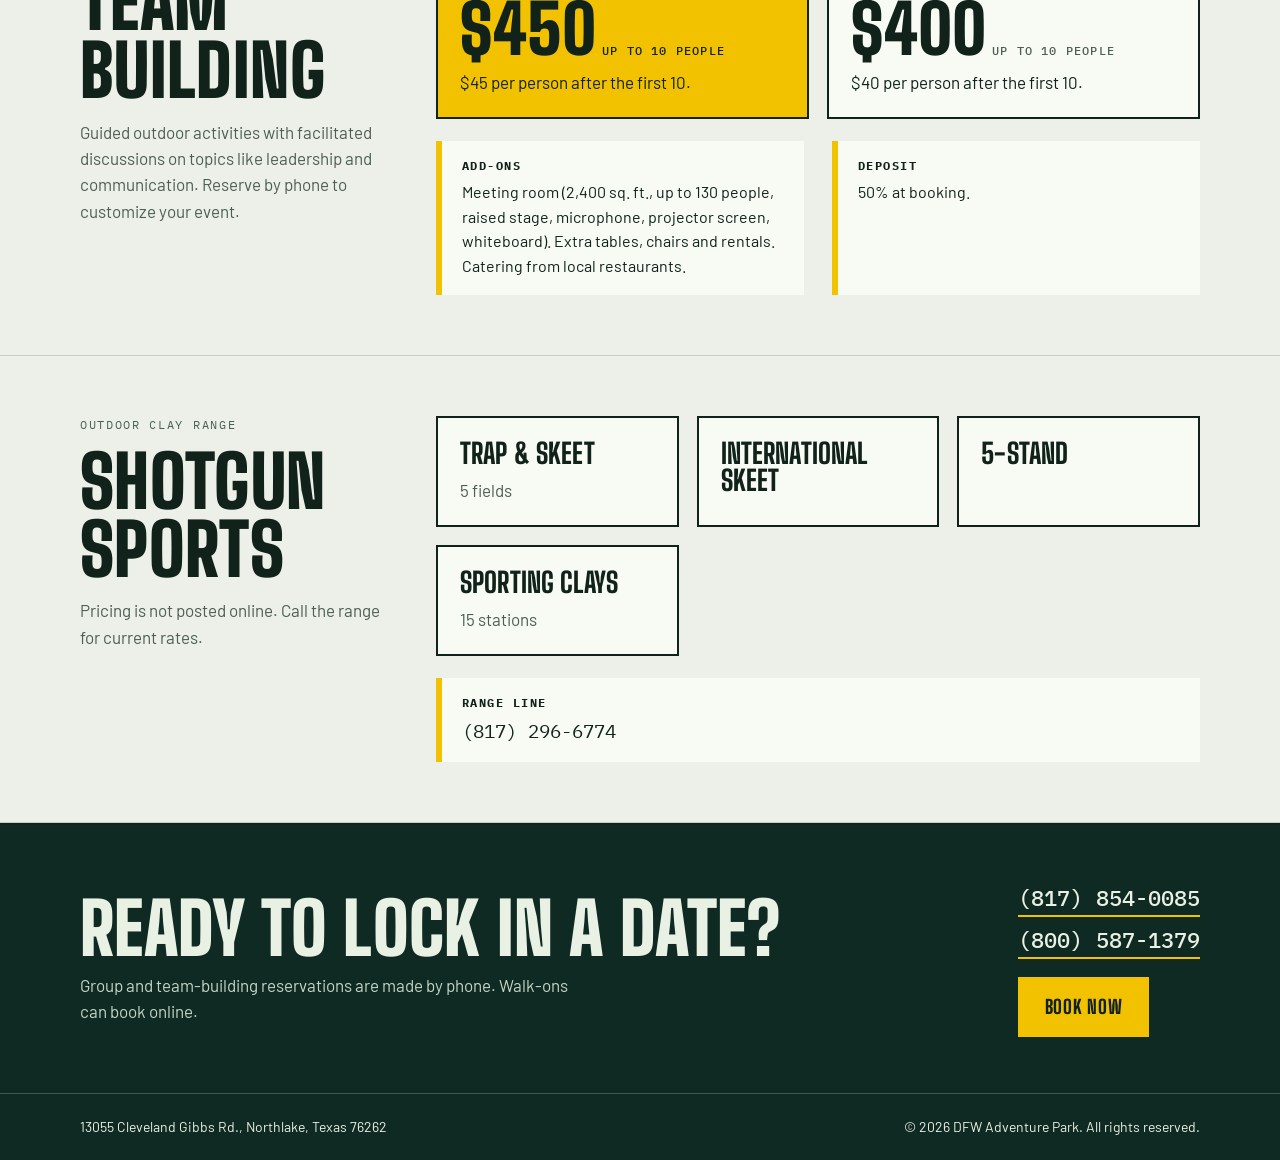
<file: pricing.html>
<!doctype html>
<html lang="en">
<head>
<meta charset="utf-8">
<meta name="viewport" content="width=device-width, initial-scale=1, viewport-fit=cover">
<meta name="theme-color" content="#edf0e8" media="(prefers-color-scheme: light)">
<meta name="theme-color" content="#0b1812" media="(prefers-color-scheme: dark)">
<title>DFW Adventure Park Pricing</title>
<link rel="preconnect" href="https://fonts.googleapis.com">
<link rel="preconnect" href="https://fonts.gstatic.com" crossorigin>
<link rel="stylesheet" href="https://fonts.googleapis.com/css2?family=Big+Shoulders+Display:wght@700;800;900&family=Barlow:wght@400;500;600&family=IBM+Plex+Mono:wght@500&display=swap">
<link rel="stylesheet" href="css/theme.css">
<link rel="stylesheet" href="css/pricing.css">
<link rel="stylesheet" href="css/mobile.css">
</head>
<body>
<header class="top">
  <div class="wrap bar">
    <a class="brand" href="index.html" aria-label="DFW Adventure Park home">
      <span class="mark" aria-hidden="true"></span>
      <span>DFW Adventure Park<small>Northlake, Texas</small></span>
    </a>
    <nav aria-label="Main">
      <ul>
        <li><a href="#top" aria-current="page">Pricing</a></li>
        <li><a href="index.html#events">Events</a></li>
        <li><a href="contact.html">Contact</a></li>
        <li><a class="cta" href="book-now.html">Book Now</a></li>
      </ul>
    </nav>
  </div>
</header>

<main id="top">
  <div class="intro">
    <svg id="topo" aria-hidden="true" preserveAspectRatio="xMidYMid slice" viewBox="0 0 1200 400"></svg>
    <div class="wrap">
      <p class="eyebrow">Rates · Packages · Memberships</p>
      <h1>Know what it <em>costs.</em></h1>
      <p>Walk-on prices, group packages and memberships for paintball, airsoft, team building and shotgun sports. Group taxes are not included in listed prices.</p>
    </div>
  </div>

  <div class="jump"><div class="wrap">
    <a href="#walk-on">Paintball walk-on</a>
    <a href="#paint">Paintballs</a>
    <a href="#membership">Memberships</a>
    <a href="#groups">Paintball groups</a>
    <a href="#airsoft">Airsoft</a>
    <a href="#team">Team building</a>
    <a href="#shotgun">Shotgun sports</a>
  </div></div>

  <section id="walk-on"><div class="wrap sec">
    <div class="side">
      <p class="eyebrow">Paintball</p>
      <h2>Walk-ons</h2>
      <p>Show up and play all day. Bring your own gear and pay only the field fee.</p>
    </div>
    <div class="cards">
      <div class="card hi">
        <h3>Rental package</h3>
        <div class="price">$30 <small>per player</small></div>
        <ul class="inc"><li>All-day play</li><li>Paintball gun</li><li>Air tank and air</li><li>Safety mask</li></ul>
      </div>
      <div class="card">
        <h3>Your own gear</h3>
        <div class="price">$20 <small>per player</small></div>
        <ul class="inc"><li>Field fee</li><li>All-day play</li><li>All-day air</li></ul>
      </div>
    </div>
  </div></section>

  <section id="paint"><div class="wrap sec">
    <div class="side">
      <p class="eyebrow">Paintball</p>
      <h2>Paintballs</h2>
      <p>Three grades: Field, Custom and Evil. A case is 2,000 rounds.</p>
    </div>
    <div class="tablewrap">
      <table>
        <thead><tr><th scope="col">Quantity</th><th scope="col">Field</th><th scope="col">Custom</th><th scope="col">Evil</th></tr></thead>
        <tbody>
          <tr><td>500 rounds</td><td>$20</td><td>$25</td><td>$30</td></tr>
          <tr><td>1,000 rounds</td><td>$35</td><td>$40</td><td>$45</td></tr>
          <tr><td>2,000 rounds (case)</td><td>$65</td><td>$70</td><td>$75</td></tr>
        </tbody>
      </table>
    </div>
  </div></section>

  <section id="membership"><div class="wrap sec">
    <div class="side">
      <p class="eyebrow">Paintball · 1 year</p>
      <h2>Memberships</h2>
      <p>For regulars. Buy at least 500 paintballs per visit for member discounts to apply.</p>
    </div>
    <div class="stack">
      <div class="cards">
        <div class="card">
          <h3>Basic</h3>
          <div class="price">$300 <small>per year</small></div>
          <ul class="inc"><li>50% off walk-on field fees</li><li>Discounted paint</li><li>10% off Pro Shop items</li></ul>
        </div>
        <div class="card hi">
          <h3>Platinum</h3>
          <div class="price">$400 <small>per year</small></div>
          <ul class="inc"><li>100% off walk-on field fees</li><li>Discounted paint</li><li>10% off Pro Shop items</li><li>Discounted scenario entry</li><li>Discounted scenario paint</li></ul>
        </div>
      </div>
      <div class="note"><b>Fine print</b>Membership discounts do not apply to group rates and cannot be combined with other discounts, promotions or sale prices.</div>
    </div>
  </div></section>

  <section id="groups"><div class="wrap sec">
    <div class="side">
      <p class="eyebrow">Paintball</p>
      <h2>Groups</h2>
      <p>Private play with your own referee. Reservations are required by phone at (817) 854-0085.</p>
    </div>
    <div class="stack">
      <div class="card hi">
        <h3>Group rental package</h3>
        <div class="price">$300+ <small>up to 10 players</small></div>
        <p style="margin:0">$20 per player after the first 10. Two hours of private play with a designated referee. Extra time is $10 per player per hour.</p>
        <ul class="inc">
          <li>Per player: gun, mask, barrel sleeve, air tank with unlimited refills</li>
          <li>One case of paint, Good grade (upgrades cost extra)</li>
          <li>Pick your play: Traditional .68-cal, Low Impact .50-cal or Splatmaster .50-cal</li>
        </ul>
      </div>
      <div class="cols2">
        <div>
          <p class="subhead">Add-ons</p>
          <div class="rate"><b>Party room</b><span class="amt">$100</span><span class="d">Per hour, 1-hour minimum</span></div>
          <div class="rate"><b>Chest protector</b><span class="amt">$7</span></div>
          <div class="rate"><b>Tank</b><span class="amt">$9</span></div>
          <div class="rate"><b>4 pod pack plus pods</b><span class="amt">$12</span></div>
        </div>
        <div>
          <p class="subhead">Deposit</p>
          <div class="rate"><b>Weekend</b><span class="amt">$150</span></div>
          <div class="rate"><b>Weekday</b><span class="amt">$400</span></div>
          <div class="note" style="margin-top:16px"><b>Policy</b>Deposits are non-refundable. Groups may reschedule within six months of the original reservation. Taxes are not included.</div>
        </div>
      </div>
    </div>
  </div></section>

  <section id="airsoft"><div class="wrap sec">
    <div class="side">
      <p class="eyebrow">Airsoft</p>
      <h2>Airsoft</h2>
      <p>Individuals and small groups play on Saturdays. Private groups can book other days.</p>
    </div>
    <div class="cols2">
      <div>
        <p class="subhead">Small groups &amp; individuals · Saturdays</p>
        <div class="rate"><b>Field fee</b><span class="amt">$20</span><span class="d">All-day play</span></div>
        <div class="rate"><b>Gun rental, 2 hours</b><span class="amt">$15</span></div>
        <div class="rate"><b>Gun rental, all day</b><span class="amt">$20</span></div>
      </div>
      <div>
        <p class="subhead">Private groups</p>
        <div class="rate"><b>With your own equipment</b><span class="amt">$20</span><span class="d">Per person</span></div>
        <div class="rate"><b>With rental equipment</b><span class="amt">$35</span><span class="d">Per person, includes 2 hours of play and rental gear</span></div>
      </div>
    </div>
  </div></section>

  <section id="team"><div class="wrap sec">
    <div class="side">
      <p class="eyebrow">Companies &amp; non-profits</p>
      <h2>Team building</h2>
      <p>Guided outdoor activities with facilitated discussions on topics like leadership and communication. Reserve by phone to customize your event.</p>
    </div>
    <div class="stack">
      <div class="cards">
        <div class="card hi">
          <h3>Corporate</h3>
          <div class="price">$450 <small>up to 10 people</small></div>
          <p style="margin:0">$45 per person after the first 10.</p>
        </div>
        <div class="card">
          <h3>Non-profit</h3>
          <div class="price">$400 <small>up to 10 people</small></div>
          <p style="margin:0">$40 per person after the first 10.</p>
        </div>
      </div>
      <div class="cols2">
        <div class="note"><b>Add-ons</b>Meeting room (2,400 sq. ft., up to 130 people, raised stage, microphone, projector screen, whiteboard). Extra tables, chairs and rentals. Catering from local restaurants.</div>
        <div class="note"><b>Deposit</b>50% at booking.</div>
      </div>
    </div>
  </div></section>

  <section id="shotgun"><div class="wrap sec">
    <div class="side">
      <p class="eyebrow">Outdoor clay range</p>
      <h2>Shotgun sports</h2>
      <p>Pricing is not posted online. Call the range for current rates.</p>
    </div>
    <div class="stack">
      <div class="cards">
        <div class="card"><h3>Trap &amp; Skeet</h3><p style="margin:0;color:var(--muted)">5 fields</p></div>
        <div class="card"><h3>International Skeet</h3></div>
        <div class="card"><h3>5-Stand</h3></div>
        <div class="card"><h3>Sporting Clays</h3><p style="margin:0;color:var(--muted)">15 stations</p></div>
      </div>
      <div class="note"><b>Range line</b><span style="font-family:var(--mono);font-size:19px">(817) 296-6774</span></div>
    </div>
  </div></section>
</main>

<div class="call">
  <div class="wrap">
    <div>
      <h2>Ready to lock in a date?</h2>
      <p>Group and team-building reservations are made by phone. Walk-ons can book online.</p>
    </div>
    <div class="phones">
      <a href="tel:8178540085">(817) 854-0085</a>
      <a href="tel:8005871379">(800) 587-1379</a>
      <div style="margin-top:12px"><a class="btn primary" style="border-bottom:2px solid var(--accent)" href="book-now.html">Book now</a></div>
    </div>
  </div>
</div>
<footer class="site">
  <div class="wrap">
    <span>13055 Cleveland Gibbs Rd., Northlake, Texas 76262</span>
    <span>© 2026 DFW Adventure Park. All rights reserved.</span>
  </div>
</footer>

<script>
(function(){
  var svg=document.getElementById('topo'),NS='http://www.w3.org/2000/svg';
  function ring(cx,cy,r,seed){
    var pts=[],n=72;
    for(var i=0;i<n;i++){
      var a=i/n*Math.PI*2;
      var w=1+0.16*Math.sin(a*3+seed)+0.09*Math.sin(a*5-seed*1.7)+0.05*Math.sin(a*9+seed*.6);
      pts.push([cx+Math.cos(a)*r*w*1.35,cy+Math.sin(a)*r*w*.8]);
    }
    var d='M'+pts[0][0].toFixed(1)+' '+pts[0][1].toFixed(1);
    for(var j=0;j<n;j++){
      var p0=pts[(j-1+n)%n],p1=pts[j],p2=pts[(j+1)%n],p3=pts[(j+2)%n];
      d+=' C'+(p1[0]+(p2[0]-p0[0])/6).toFixed(1)+' '+(p1[1]+(p2[1]-p0[1])/6).toFixed(1)+' '+(p2[0]-(p3[0]-p1[0])/6).toFixed(1)+' '+(p2[1]-(p3[1]-p1[1])/6).toFixed(1)+' '+p2[0].toFixed(1)+' '+p2[1].toFixed(1);
    }
    return d+'Z';
  }
  [[980,220,2.4,24],[200,380,0.7,18]].forEach(function(h,k){
    for(var i=1;i<=h[3];i++){
      var p=document.createElementNS(NS,'path');
      p.setAttribute('d',ring(h[0],h[1],i*15,h[2]+i*0.05));
      p.setAttribute('fill','none');
      p.setAttribute('stroke','var(--contour)');
      p.setAttribute('stroke-width',i%5===0?'1.8':'1');
      p.setAttribute('opacity',k?'.6':'.9');
      svg.appendChild(p);
    }
  });
})();
</script>
</body>
</html>
</file>
<file: css/theme.css>
/* Theme: colors (light and dark) and fonts shared by every page. Edit here to restyle the whole site. */
:root{
  --bg:#edf0e8;        /* pale lichen */
  --surface:#f8faf4;   /* card ground */
  --fg:#102219;        /* pine ink */
  --muted:#4d5f54;     /* moss grey */
  --line:#c5cdbf;      /* field rule */
  --accent:#f2c200;    /* course-flag yellow */
  --accent-ink:#102219;/* text on accent */
  --deep:#0f2a22;      /* pine panel */
  --deep-fg:#e9f0e4;
  --contour:#9fb09a;
  --display:"Big Shoulders Display","Arial Narrow",Impact,sans-serif;
  --body:"Barlow",system-ui,-apple-system,"Segoe UI",sans-serif;
  --mono:"IBM Plex Mono",ui-monospace,Menlo,monospace;
}
@media (prefers-color-scheme:dark){:root:not([data-theme="light"]){
  --bg:#0b1812;--surface:#12251c;--fg:#e6eee1;--muted:#9bb0a2;--line:#27402f;
  --accent:#f2c200;--accent-ink:#102219;--deep:#07110d;--deep-fg:#e9f0e4;--contour:#2c4a39;color-scheme:dark}}
:root[data-theme="dark"]{
  --bg:#0b1812;--surface:#12251c;--fg:#e6eee1;--muted:#9bb0a2;--line:#27402f;
  --accent:#f2c200;--accent-ink:#102219;--deep:#07110d;--deep-fg:#e9f0e4;--contour:#2c4a39;color-scheme:dark}
</file>
<file: css/index.css>
/* Layout: trail-map field guide. Full-bleed topographic hero, activity "stations" in a grid, packages as a ruled price-sheet list, dark pine footer. */

*{box-sizing:border-box}
html{scroll-behavior:smooth}
body{background:var(--bg);color:var(--fg);font-family:var(--body);font-size:17px;line-height:1.55;padding-inline:0}
a{color:inherit}
:focus-visible{outline:3px solid var(--accent);outline-offset:3px}
.wrap{width:100%;max-width:1160px;margin-inline:auto;padding-inline:20px}
h1,h2,h3{font-family:var(--display);text-transform:uppercase;line-height:.95;margin:0;text-wrap:balance;letter-spacing:.005em}
.eyebrow{font-family:var(--mono);font-size:12px;letter-spacing:.14em;text-transform:uppercase;color:var(--muted)}
.btn{display:inline-flex;align-items:center;gap:.5em;font-family:var(--display);font-weight:800;text-transform:uppercase;letter-spacing:.04em;font-size:19px;text-decoration:none;padding:.7em 1.3em;border:2px solid var(--fg);color:var(--fg);transition:transform .15s,background .15s}
.btn:hover{transform:translate(-2px,-2px);box-shadow:3px 3px 0 var(--fg)}
.btn.primary{background:var(--accent);color:var(--accent-ink);border-color:var(--accent-ink)}
.btn.primary:hover{box-shadow:3px 3px 0 var(--accent-ink)}

/* header */
header.top{position:sticky;top:env(safe-area-inset-top,0px);z-index:20;background:var(--bg);border-bottom:2px solid var(--fg)}
.bar{display:flex;align-items:center;justify-content:space-between;gap:16px;flex-wrap:wrap;padding-block:12px}
.brand{font-family:var(--display);font-weight:900;font-size:28px;text-transform:uppercase;text-decoration:none;line-height:1;display:flex;align-items:center;gap:10px}
.brand .mark{width:30px;height:30px;border:3px solid var(--fg);border-radius:50%;position:relative;flex:none}
.brand .mark::after{content:"";position:absolute;inset:5px;background:var(--accent);border-radius:50%;border:2px solid var(--fg)}
.brand small{display:block;font-family:var(--mono);font-size:10px;letter-spacing:.16em;font-weight:500;color:var(--muted)}
nav ul{list-style:none;margin:0;padding:0;display:flex;gap:4px 22px;flex-wrap:wrap;align-items:center}
nav a{font-family:var(--display);font-weight:700;text-transform:uppercase;font-size:19px;letter-spacing:.05em;text-decoration:none;padding:6px 0;border-bottom:3px solid transparent}
nav a:hover{border-color:var(--accent)}
nav .cta{background:var(--accent);color:var(--accent-ink);padding:6px 14px;border:2px solid var(--accent-ink)}

/* hero */
.hero{position:relative;overflow:hidden;border-bottom:2px solid var(--fg)}
.hero svg.topo{position:absolute;inset:0;width:100%;height:100%;pointer-events:none}
.hero .wrap{position:relative;padding-block:72px 56px}
.hero h1{font-weight:900;font-size:clamp(56px,11vw,150px);max-width:11ch}
.hero h1 em{font-style:normal;background:var(--accent);color:var(--accent-ink);padding:0 .12em;box-decoration-break:clone;-webkit-box-decoration-break:clone}
.hero p.lead{max-width:34em;font-size:20px;margin:26px 0 30px;color:var(--fg)}
.hero .actions{display:flex;gap:14px;flex-wrap:wrap}
.coords{position:absolute;right:20px;top:20px;text-align:right}
.facts{position:relative;display:grid;grid-template-columns:repeat(auto-fit,minmax(220px,1fr));border-top:2px solid var(--fg);background:var(--surface)}
.facts div{padding:16px 20px;border-right:1px solid var(--line)}
.facts b{display:block;font-family:var(--display);font-size:34px;line-height:1;font-weight:800;text-transform:uppercase}
.facts span{font-family:var(--mono);font-size:12px;letter-spacing:.08em;text-transform:uppercase;color:var(--muted)}

section{padding-block:76px}
.head{display:flex;justify-content:space-between;align-items:end;gap:20px;flex-wrap:wrap;margin-bottom:34px}
.head h2{font-size:clamp(40px,6vw,76px);font-weight:900}
.head p{max-width:30em;margin:0;color:var(--muted)}

/* stations */
.stations{display:grid;grid-template-columns:repeat(auto-fit,minmax(250px,1fr));gap:0;border:2px solid var(--fg)}
.station{display:flex;flex-direction:column;gap:12px;padding:24px 22px 22px;background:var(--surface);border-right:1px solid var(--fg);border-bottom:1px solid var(--fg);text-decoration:none;min-width:0;transition:background .15s}
.station:hover{background:var(--accent);color:var(--accent-ink)}
.station:hover .eyebrow,.station:hover p{color:var(--accent-ink)}
.station svg{width:64px;height:64px}
.station h3{font-size:40px;font-weight:800}
.station p{margin:0;color:var(--muted);font-size:16px}
.station .go{margin-top:auto;font-family:var(--mono);font-size:12px;letter-spacing:.12em;text-transform:uppercase}

/* packages */
.packages{background:var(--deep);color:var(--deep-fg);border-block:2px solid var(--fg)}
.packages .eyebrow{color:#9fb7a6}
.packages .head p{color:#b6c9bb}
.rows{border-top:1px solid #3a5b49}
.row{display:grid;grid-template-columns:minmax(0,1.1fr) minmax(0,1.6fr) auto;gap:20px 40px;align-items:center;padding:28px 0;border-bottom:1px solid #3a5b49}
.row h3{font-size:clamp(34px,4.4vw,56px);font-weight:800}
.row p{margin:0;color:#c3d4c7}
.row .btn{border-color:var(--deep-fg);color:var(--deep-fg)}
.row .btn:hover{box-shadow:3px 3px 0 var(--accent)}
.row .tags{display:flex;gap:8px;flex-wrap:wrap;margin-top:12px}
.tag{font-family:var(--mono);font-size:11px;letter-spacing:.1em;text-transform:uppercase;border:1px solid #5b7d69;padding:3px 8px}
@media(max-width:820px){.row{grid-template-columns:1fr}}

/* reviews */
.reviews{display:grid;grid-template-columns:repeat(auto-fit,minmax(300px,1fr));gap:24px}
blockquote{margin:0;padding:26px;background:var(--surface);border:2px solid var(--fg);display:flex;flex-direction:column;gap:18px;min-width:0}
blockquote p{margin:0;font-size:19px;line-height:1.5}
blockquote footer{margin-top:auto;display:flex;justify-content:space-between;gap:12px;flex-wrap:wrap}
blockquote cite{font-style:normal;font-weight:600}

/* about + events */
.about{display:grid;grid-template-columns:minmax(0,1.2fr) minmax(0,1fr);gap:48px;align-items:start}
@media(max-width:820px){.about{grid-template-columns:1fr}}
.about h2{font-size:clamp(40px,6vw,76px);font-weight:900;margin-bottom:22px}
.about p{margin:0 0 16px;max-width:36em}
.legend{border:2px solid var(--fg);background:var(--surface);padding:22px}
.legend ul{list-style:none;margin:14px 0 0;padding:0;display:grid;gap:0}
.legend li{display:flex;gap:14px;align-items:baseline;padding:11px 0;border-top:1px solid var(--line);font-weight:500}
.legend li i{width:12px;height:12px;background:var(--accent);border:2px solid var(--fg);flex:none;transform:translateY(1px);rotate:45deg}

/* visit */
.visit{background:var(--surface);border-top:2px solid var(--fg)}
.visit-grid{display:grid;grid-template-columns:repeat(auto-fit,minmax(260px,1fr));gap:40px}
.visit h3{font-size:30px;font-weight:800;margin-bottom:12px}
.visit address{font-style:normal;font-size:19px}
.phones{display:grid;gap:4px;font-family:var(--mono);font-size:19px;font-weight:500}
.phones a{text-decoration:none;border-bottom:2px solid var(--accent);width:max-content;max-width:100%}

footer.site{background:var(--deep);color:var(--deep-fg);padding-block:26px;font-size:14px;border-top:2px solid var(--fg)}
footer.site .wrap{display:flex;justify-content:space-between;gap:12px;flex-wrap:wrap}
footer.site a{margin-right:16px}
@media(prefers-reduced-motion:reduce){*{transition:none!important;scroll-behavior:auto!important}}
@media(max-width:600px){section{padding-block:56px}.hero .wrap{padding-block:48px 40px}.coords{display:none}}
</file>
<file: css/mobile.css>
/* Mobile and touch layer, shared by every page. Load it AFTER the page's own css file.
   Sections: 1) all screens (touch + safe areas)  2) touch devices (no sticky hover)
             3) up to 640px (phones)  4) up to 400px (small phones). */

/* ---------- 1) All screens ---------- */
html{-webkit-text-size-adjust:100%;text-size-adjust:100%;-webkit-tap-highlight-color:rgba(242,194,0,.35)}
body{margin:0;overflow-wrap:break-word}
a,button,label,summary{touch-action:manipulation}
/* Keep content out of notches when a phone is in landscape (needs viewport-fit=cover). */
.wrap{padding-inline:max(20px,env(safe-area-inset-left),env(safe-area-inset-right))}
footer.site{padding-bottom:calc(22px + env(safe-area-inset-bottom,0px))}
.btn:active{transform:translate(1px,1px)}
/* Grids that used a 300px minimum overflowed phones narrower than ~340px. */
.reviews,.lines{grid-template-columns:repeat(auto-fit,minmax(min(100%,300px),1fr))}

/* ---------- 2) Touch devices: hover effects must not stick after a tap ---------- */
@media (hover:none){
  .btn:hover,.btn.primary:hover,.row .btn:hover,.addr .btn:hover,.addr .btn.primary:hover,.facts .btn:hover,.line.hi .btn:hover{transform:none!important;box-shadow:none!important}
  .station:hover{background:var(--surface);color:inherit}
  .station:hover .eyebrow,.station:hover p{color:var(--muted)}
  .jump a:hover,.num:hover{background:transparent;color:inherit}
  nav a:hover:not([aria-current]){border-color:transparent}
  .station:active{background:var(--accent);color:var(--accent-ink)}
  .station:active .eyebrow,.station:active p{color:var(--accent-ink)}
}

/* ---------- 2b) Small or short screens (phones, landscape phones, small tablets) ---------- */
/* When the header wraps to two rows it is 100px+ tall, so don't pin it to the top. */
@media (max-width:900px),(max-height:500px){
  header.top{position:static}
}

/* ---------- 3) Phones ---------- */
@media (max-width:640px){
  /* Header: a sticky 170-230px header ate a quarter of the screen. Make it a compact
     two-row bar (no longer sticky, see 2b): brand on top, four tap targets underneath. */
  .bar{flex-direction:column;align-items:stretch;gap:2px;padding-block:8px 6px}
  .brand{font-size:22px;gap:8px;min-height:44px}
  .brand .mark{width:26px;height:26px;border-width:2.5px}
  .brand .mark::after{inset:4px}
  .brand small{font-size:9px}
  nav ul{flex-wrap:nowrap;justify-content:space-between;gap:6px}
  nav li{display:flex}
  nav a{display:flex;align-items:center;justify-content:center;min-height:44px;padding:0 4px;font-size:16px;letter-spacing:.03em;white-space:nowrap}
  nav .cta{padding:0 12px}

  /* Type */
  .hero h1{font-size:clamp(46px,15vw,72px)}
  .intro h1{font-size:clamp(44px,14vw,72px)}
  /* `.intro p` (20px) was also catching the small eyebrow line above each page title */
  .intro p.eyebrow{font-size:11.5px;margin:0 0 12px;max-width:none}
  .hero p.lead,.intro p{font-size:18px}
  .hero .wrap{padding-block:40px 32px}
  .intro .wrap{padding-block:36px 32px}
  .eyebrow{font-size:11.5px;letter-spacing:.12em}
  section{padding-block:48px}
  .head{margin-bottom:24px}
  blockquote p{font-size:17px}

  /* Buttons: full-width, thumb-sized */
  .btn{min-height:50px;justify-content:center}
  .hero .actions .btn,.line .acts .btn,.addr .acts .btn,.row .btn{flex:1 1 100%;display:flex;width:100%}
  .row{padding:22px 0;gap:14px}
  .social .btn,.find .btn{flex:1 1 100%;display:flex;width:100%}
  .call .wrap .btn{width:100%}

  /* Card padding */
  .line,.addr,.card,.legend,blockquote,.find div{padding:20px}
  .station{padding:20px 18px}
  .station h3{font-size:34px}

  /* Single-column rules: stacked blocks must not keep their right-hand dividers */
  .sec,.about,.prep,.grid{grid-template-columns:minmax(0,1fr)}   /* minmax(0,..) stops min-content blowout (pricing overflowed at 320px) */
  .facts div,.station,.find div{border-right:0}
  .facts div{border-bottom:1px solid var(--line);padding:14px 20px}
  .facts div:last-child{border-bottom:0}
  .find div{border-bottom:1px solid var(--fg)}
  .find div:last-child{border-bottom:0}
  .stations .station:last-child{border-bottom:0}
  /* contact + book-now "facts" is a dark card, not the home page strip */
  .prep .facts{padding:20px}

  /* Phone numbers: big, tappable, never wider than the card */
  .num{font-size:clamp(32px,10.5vw,52px);padding-block:2px}
  .phones a{padding-block:8px}
  .phones{gap:0}
  .fr span.amt,.rate .amt{font-size:30px}

  /* Pricing: jump bar becomes a swipeable single row that sticks to the top while scrolling */
  .jump{position:sticky;top:env(safe-area-inset-top,0px);z-index:15}
  .jump .wrap{flex-wrap:nowrap;overflow-x:auto;gap:8px;padding-block:10px;scroll-snap-type:x proximity;scroll-padding-inline:16px;scrollbar-width:none;-webkit-overflow-scrolling:touch}
  .jump .wrap::-webkit-scrollbar{display:none}
  .jump a{flex:none;white-space:nowrap;display:flex;align-items:center;min-height:40px;padding:0 14px;scroll-snap-align:start}
  section{scroll-margin-top:68px}

  /* Pricing: tables fit the screen instead of scrolling sideways; scroll is only a fallback */
  table{min-width:0}
  th,td{padding:12px 8px}
  th{font-size:11px;letter-spacing:.06em}
  td{font-size:26px}
  td:first-child{font-size:15px;line-height:1.25;padding-left:12px}
  th:first-child{padding-left:12px}
  .price{font-size:60px}
  .cards,.cols2{gap:16px}

  /* Small text links get a 44px-tall hit area without changing the layout */
  blockquote footer a{display:inline-flex;align-items:center;min-height:44px;margin-block:-12px}

  /* Footer: stack, with real tap targets for the links */
  footer.site .wrap{flex-direction:column;gap:6px}
  footer.site a{display:inline-block;padding:10px 0;margin-right:20px}
}

/* ---------- 4) Small phones (320-400px) ---------- */
@media (max-width:400px){
  .wrap{padding-inline:max(16px,env(safe-area-inset-left),env(safe-area-inset-right))}
  .brand{font-size:20px}
  nav ul{gap:2px}
  nav a{font-size:14px;letter-spacing:0;padding:0 3px}
  nav .cta{padding:0 8px}
  .hero h1{font-size:clamp(42px,14.5vw,60px)}
  .station h3{font-size:32px}
  .head h2,.sec h2,.prep h2,.about h2,.call h2{font-size:clamp(36px,11vw,44px)}
  .price{font-size:54px}
  .line h2{font-size:34px}
  td{font-size:23px}
  td:first-child{font-size:14px}
}

/* ---------- 5) Very narrow (<=340px, e.g. iPhone SE 1st gen) ---------- */
@media (max-width:340px){
  nav a{font-size:13px;padding:0 2px}
  nav .cta{padding:0 6px}
}
</file>
<file: css/book-now.css>
/* Layout: switchboard. Topo header, two large "line" cards (park line, range line) with tap-to-call numbers, then a call-prep checklist beside the deposit facts. */

*{box-sizing:border-box}
body{background:var(--bg);color:var(--fg);font-family:var(--body);font-size:17px;line-height:1.55;margin:0}
a{color:inherit}
:focus-visible{outline:3px solid var(--accent);outline-offset:3px}
.wrap{width:100%;max-width:1160px;margin-inline:auto;padding-inline:20px}
h1,h2,h3{font-family:var(--display);text-transform:uppercase;line-height:.95;margin:0;text-wrap:balance;letter-spacing:.005em}
.eyebrow{font-family:var(--mono);font-size:12px;letter-spacing:.14em;text-transform:uppercase;color:var(--muted)}
.btn{display:inline-flex;align-items:center;font-family:var(--display);font-weight:800;text-transform:uppercase;letter-spacing:.04em;font-size:19px;text-decoration:none;padding:.7em 1.3em;border:2px solid var(--fg);color:var(--fg);background:transparent;cursor:pointer;transition:transform .15s}
.btn:hover{transform:translate(-2px,-2px);box-shadow:3px 3px 0 var(--fg)}
.btn.primary{background:var(--accent);color:var(--accent-ink);border-color:var(--accent-ink)}
.btn.primary:hover{box-shadow:3px 3px 0 var(--accent-ink)}

header.top{position:sticky;top:env(safe-area-inset-top,0px);z-index:20;background:var(--bg);border-bottom:2px solid var(--fg)}
.bar{display:flex;align-items:center;justify-content:space-between;gap:16px;flex-wrap:wrap;padding-block:12px}
.brand{font-family:var(--display);font-weight:900;font-size:28px;text-transform:uppercase;text-decoration:none;line-height:1;display:flex;align-items:center;gap:10px}
.brand .mark{width:30px;height:30px;border:3px solid var(--fg);border-radius:50%;position:relative;flex:none}
.brand .mark::after{content:"";position:absolute;inset:5px;background:var(--accent);border-radius:50%;border:2px solid var(--fg)}
.brand small{display:block;font-family:var(--mono);font-size:10px;letter-spacing:.16em;font-weight:500;color:var(--muted)}
nav ul{list-style:none;margin:0;padding:0;display:flex;gap:4px 22px;flex-wrap:wrap;align-items:center}
nav a{font-family:var(--display);font-weight:700;text-transform:uppercase;font-size:19px;letter-spacing:.05em;text-decoration:none;padding:6px 0;border-bottom:3px solid transparent}
nav a:hover{border-color:var(--accent)}
nav .cta{background:var(--accent);color:var(--accent-ink);padding:6px 14px;border:2px solid var(--accent-ink)}
nav .cta[aria-current]{box-shadow:3px 3px 0 var(--fg)}

.intro{position:relative;overflow:hidden;border-bottom:2px solid var(--fg)}
.intro svg{position:absolute;inset:0;width:100%;height:100%;pointer-events:none}
.intro .wrap{position:relative;padding-block:56px 48px}
.intro h1{font-weight:900;font-size:clamp(56px,10vw,128px)}
.intro h1 em{font-style:normal;background:var(--accent);color:var(--accent-ink);padding:0 .12em}
.intro p{max-width:34em;font-size:20px;margin:20px 0 0}

section{padding-block:64px;border-bottom:1px solid var(--line)}
.lines{display:grid;grid-template-columns:repeat(auto-fit,minmax(300px,1fr));gap:24px}
.line{background:var(--surface);border:2px solid var(--fg);padding:28px;display:flex;flex-direction:column;gap:16px;min-width:0}
.line.hi{background:var(--accent);color:var(--accent-ink)}
.line.hi .eyebrow{color:var(--accent-ink)}
.line h2{font-size:clamp(36px,4.6vw,56px);font-weight:900}
.line p{margin:0}
.line .tags{display:flex;gap:8px;flex-wrap:wrap}
.tag{font-family:var(--mono);font-size:11px;letter-spacing:.1em;text-transform:uppercase;border:1.5px solid currentColor;padding:3px 8px}
.num{font-family:var(--display);font-weight:900;font-size:clamp(44px,8vw,76px);line-height:.9;text-decoration:none;border-bottom:4px solid currentColor;width:max-content;max-width:100%;font-variant-numeric:tabular-nums}
.line .acts{display:flex;gap:10px;flex-wrap:wrap;margin-top:auto}
.line.hi .btn{border-color:var(--accent-ink);color:var(--accent-ink)}
.line.hi .btn:hover{box-shadow:3px 3px 0 var(--accent-ink)}
.line .btn.fill{background:var(--accent-ink);color:var(--accent)}
.hint{font-size:14px;color:var(--muted);min-height:1.4em}
.line.hi .hint{color:var(--accent-ink)}

.prep{display:grid;grid-template-columns:minmax(0,1.2fr) minmax(0,1fr);gap:40px 56px}
@media(max-width:860px){.prep{grid-template-columns:1fr}}
.prep h2{font-size:clamp(40px,6vw,72px);font-weight:900;margin:8px 0 14px}
.prep p{margin:0 0 14px;color:var(--muted);max-width:34em}
ul.check{list-style:none;margin:20px 0 0;padding:0;border-top:2px solid var(--fg)}
ul.check li{border-bottom:1px solid var(--line)}
ul.check label{display:flex;gap:14px;align-items:flex-start;padding:14px 0;cursor:pointer}
ul.check input{appearance:none;-webkit-appearance:none;flex:none;width:24px;height:24px;border:2px solid var(--fg);background:var(--surface);margin:2px 0 0;cursor:pointer;display:grid;place-content:center;border-radius:0}
ul.check input::after{content:"";width:12px;height:12px;background:var(--accent);border:2px solid var(--fg);rotate:45deg;scale:0;transition:scale .12s}
ul.check input:checked::after{scale:1}
ul.check input:checked+span{color:var(--muted);text-decoration:line-through;text-decoration-color:var(--accent);text-decoration-thickness:2px}
ul.check b{display:block;font-weight:600}
ul.check small{display:block;color:var(--muted);font-size:15px}
.facts{background:var(--deep);color:var(--deep-fg);padding:28px;border:2px solid var(--fg);align-self:start}
.facts .eyebrow{color:#9fb7a6}
.facts h3{font-size:34px;font-weight:800;margin:8px 0 6px}
.fr{display:grid;grid-template-columns:minmax(0,1fr) auto;gap:4px 16px;align-items:baseline;padding:13px 0;border-bottom:1px solid #3a5b49}
.fr:first-of-type{border-top:1px solid #3a5b49}
.fr span.amt{font-family:var(--display);font-weight:800;font-size:34px;line-height:1}
.facts p{color:#c3d4c7;font-size:15px;margin:14px 0 0}
.facts .btn{border-color:var(--deep-fg);color:var(--deep-fg);margin-top:18px}
.facts .btn:hover{box-shadow:3px 3px 0 var(--accent)}

footer.site{background:var(--deep);color:var(--deep-fg);padding-block:22px;font-size:14px}
footer.site .wrap{display:flex;justify-content:space-between;gap:12px;flex-wrap:wrap}
footer.site a{margin-right:16px}
@media(prefers-reduced-motion:reduce){*{transition:none!important}}
</file>
<file: css/contact.css>
/* Layout: field directory. Topo header, a "who to call" routing list beside the address card, then directions and social. */

*{box-sizing:border-box}
body{background:var(--bg);color:var(--fg);font-family:var(--body);font-size:17px;line-height:1.55;margin:0}
a{color:inherit}
:focus-visible{outline:3px solid var(--accent);outline-offset:3px}
.wrap{width:100%;max-width:1160px;margin-inline:auto;padding-inline:20px}
h1,h2,h3{font-family:var(--display);text-transform:uppercase;line-height:.95;margin:0;text-wrap:balance;letter-spacing:.005em}
.eyebrow{font-family:var(--mono);font-size:12px;letter-spacing:.14em;text-transform:uppercase;color:var(--muted)}
.btn{display:inline-flex;align-items:center;font-family:var(--display);font-weight:800;text-transform:uppercase;letter-spacing:.04em;font-size:19px;text-decoration:none;padding:.7em 1.3em;border:2px solid var(--fg);color:var(--fg);background:transparent;cursor:pointer;transition:transform .15s}
.btn:hover{transform:translate(-2px,-2px);box-shadow:3px 3px 0 var(--fg)}
.btn.primary{background:var(--accent);color:var(--accent-ink);border-color:var(--accent-ink)}
.btn.primary:hover{box-shadow:3px 3px 0 var(--accent-ink)}

header.top{position:sticky;top:env(safe-area-inset-top,0px);z-index:20;background:var(--bg);border-bottom:2px solid var(--fg)}
.bar{display:flex;align-items:center;justify-content:space-between;gap:16px;flex-wrap:wrap;padding-block:12px}
.brand{font-family:var(--display);font-weight:900;font-size:28px;text-transform:uppercase;text-decoration:none;line-height:1;display:flex;align-items:center;gap:10px}
.brand .mark{width:30px;height:30px;border:3px solid var(--fg);border-radius:50%;position:relative;flex:none}
.brand .mark::after{content:"";position:absolute;inset:5px;background:var(--accent);border-radius:50%;border:2px solid var(--fg)}
.brand small{display:block;font-family:var(--mono);font-size:10px;letter-spacing:.16em;font-weight:500;color:var(--muted)}
nav ul{list-style:none;margin:0;padding:0;display:flex;gap:4px 22px;flex-wrap:wrap;align-items:center}
nav a{font-family:var(--display);font-weight:700;text-transform:uppercase;font-size:19px;letter-spacing:.05em;text-decoration:none;padding:6px 0;border-bottom:3px solid transparent}
nav a:hover,nav a[aria-current]{border-color:var(--accent)}
nav .cta{background:var(--accent);color:var(--accent-ink);padding:6px 14px;border:2px solid var(--accent-ink)}

.intro{position:relative;overflow:hidden;border-bottom:2px solid var(--fg)}
.intro svg{position:absolute;inset:0;width:100%;height:100%;pointer-events:none}
.intro .wrap{position:relative;padding-block:56px 48px}
.intro h1{font-weight:900;font-size:clamp(56px,10vw,128px)}
.intro h1 em{font-style:normal;background:var(--accent);color:var(--accent-ink);padding:0 .12em}
.intro p{max-width:34em;font-size:20px;margin:20px 0 0}

section{padding-block:64px;border-bottom:1px solid var(--line)}
.grid{display:grid;grid-template-columns:minmax(0,1.25fr) minmax(0,1fr);gap:40px 56px;align-items:start}
@media(max-width:860px){.grid{grid-template-columns:1fr}}
h2.sec{font-size:clamp(38px,5vw,60px);font-weight:900;margin:8px 0 6px}

.route{border-top:2px solid var(--fg);margin-top:22px}
.stop{display:grid;grid-template-columns:minmax(0,1fr) auto;gap:6px 24px;align-items:center;padding:20px 0;border-bottom:1px solid var(--line)}
@media(max-width:560px){.stop{grid-template-columns:1fr}}
.stop h3{font-size:30px;font-weight:800;margin-bottom:6px}
.stop p{margin:0;color:var(--muted);font-size:16px}
.num{font-family:var(--display);font-weight:900;font-size:clamp(34px,5vw,46px);line-height:1;text-decoration:none;border-bottom:4px solid var(--accent);width:max-content;max-width:100%;font-variant-numeric:tabular-nums}
.num:hover{background:var(--accent);color:var(--accent-ink)}
.stop .alt{font-family:var(--mono);font-size:12px;letter-spacing:.1em;text-transform:uppercase;margin-top:8px}

.addr{background:var(--deep);color:var(--deep-fg);border:2px solid var(--fg);padding:28px;display:flex;flex-direction:column;gap:16px;min-width:0}
.addr .eyebrow{color:#9fb7a6}
.addr h2{font-size:36px;font-weight:800}
.addr address{font-style:normal;font-size:22px;line-height:1.35;font-weight:500}
.addr .acts{display:flex;gap:10px;flex-wrap:wrap}
.addr .btn{border-color:var(--deep-fg);color:var(--deep-fg)}
.addr .btn:hover{box-shadow:3px 3px 0 var(--accent)}
.addr .btn.primary{background:var(--accent);color:var(--accent-ink);border-color:var(--accent)}
.addr .btn.primary:hover{box-shadow:3px 3px 0 var(--deep-fg)}
.hint{min-height:1.4em;font-size:14px;color:#b6c9bb}
.addr .meta{display:grid;grid-template-columns:repeat(2,minmax(0,1fr));gap:0;border-top:1px solid #3a5b49}
.addr .meta div{padding:14px 0;border-bottom:1px solid #3a5b49}
.addr .meta div:nth-child(odd){padding-right:14px;border-right:1px solid #3a5b49}
.addr .meta div:nth-child(even){padding-left:14px}
.addr .meta b{display:block;font-family:var(--display);font-size:28px;line-height:1;font-weight:800;text-transform:uppercase}
.addr .meta span{font-family:var(--mono);font-size:11px;letter-spacing:.08em;text-transform:uppercase;color:#9fb7a6}

.find{display:grid;grid-template-columns:repeat(auto-fit,minmax(260px,1fr));gap:0;border:2px solid var(--fg);background:var(--surface)}
.find div{padding:26px;border-right:1px solid var(--fg);min-width:0}
.find h3{font-size:30px;font-weight:800;margin:8px 0 10px}
.find p{margin:0 0 14px;color:var(--muted);font-size:16px}
.social{display:flex;gap:10px;flex-wrap:wrap}

footer.site{background:var(--deep);color:var(--deep-fg);padding-block:22px;font-size:14px}
footer.site .wrap{display:flex;justify-content:space-between;gap:12px;flex-wrap:wrap}
@media(prefers-reduced-motion:reduce){*{transition:none!important}}
</file>
<file: css/pricing.css>
/* Layout: price-sheet. Compact topo header, sticky jump-bar, each activity as a ruled section with big price figures. */

*{box-sizing:border-box}
html{scroll-behavior:smooth}
body{background:var(--bg);color:var(--fg);font-family:var(--body);font-size:17px;line-height:1.55;margin:0}
a{color:inherit}
:focus-visible{outline:3px solid var(--accent);outline-offset:3px}
.wrap{width:100%;max-width:1160px;margin-inline:auto;padding-inline:20px}
h1,h2,h3{font-family:var(--display);text-transform:uppercase;line-height:.95;margin:0;text-wrap:balance;letter-spacing:.005em}
.eyebrow{font-family:var(--mono);font-size:12px;letter-spacing:.14em;text-transform:uppercase;color:var(--muted)}
.btn{display:inline-flex;align-items:center;font-family:var(--display);font-weight:800;text-transform:uppercase;letter-spacing:.04em;font-size:19px;text-decoration:none;padding:.7em 1.3em;border:2px solid var(--fg);color:var(--fg);transition:transform .15s}
.btn:hover{transform:translate(-2px,-2px);box-shadow:3px 3px 0 var(--fg)}
.btn.primary{background:var(--accent);color:var(--accent-ink);border-color:var(--accent-ink)}
.btn.primary:hover{box-shadow:3px 3px 0 var(--accent-ink)}

header.top{position:sticky;top:env(safe-area-inset-top,0px);z-index:20;background:var(--bg);border-bottom:2px solid var(--fg)}
.bar{display:flex;align-items:center;justify-content:space-between;gap:16px;flex-wrap:wrap;padding-block:12px}
.brand{font-family:var(--display);font-weight:900;font-size:28px;text-transform:uppercase;text-decoration:none;line-height:1;display:flex;align-items:center;gap:10px}
.brand .mark{width:30px;height:30px;border:3px solid var(--fg);border-radius:50%;position:relative;flex:none}
.brand .mark::after{content:"";position:absolute;inset:5px;background:var(--accent);border-radius:50%;border:2px solid var(--fg)}
.brand small{display:block;font-family:var(--mono);font-size:10px;letter-spacing:.16em;font-weight:500;color:var(--muted)}
nav ul{list-style:none;margin:0;padding:0;display:flex;gap:4px 22px;flex-wrap:wrap;align-items:center}
nav a{font-family:var(--display);font-weight:700;text-transform:uppercase;font-size:19px;letter-spacing:.05em;text-decoration:none;padding:6px 0;border-bottom:3px solid transparent}
nav a:hover,nav a[aria-current]{border-color:var(--accent)}
nav .cta{background:var(--accent);color:var(--accent-ink);padding:6px 14px;border:2px solid var(--accent-ink)}

.intro{position:relative;overflow:hidden;border-bottom:2px solid var(--fg)}
.intro svg{position:absolute;inset:0;width:100%;height:100%;pointer-events:none}
.intro .wrap{position:relative;padding-block:56px 44px}
.intro h1{font-weight:900;font-size:clamp(56px,10vw,128px)}
.intro h1 em{font-style:normal;background:var(--accent);color:var(--accent-ink);padding:0 .12em}
.intro p{max-width:34em;font-size:20px;margin:20px 0 0}

.jump{background:var(--surface);border-bottom:2px solid var(--fg)}
.jump .wrap{display:flex;gap:8px;flex-wrap:wrap;padding-block:12px}
.jump a{font-family:var(--mono);font-size:12px;letter-spacing:.1em;text-transform:uppercase;text-decoration:none;padding:7px 12px;border:1.5px solid var(--fg)}
.jump a:hover{background:var(--accent);color:var(--accent-ink)}

section{padding-block:60px;border-bottom:1px solid var(--line);scroll-margin-top:84px}
.sec{display:grid;grid-template-columns:minmax(0,300px) minmax(0,1fr);gap:28px 56px}
@media(max-width:860px){.sec{grid-template-columns:1fr}}
.sec h2{font-size:clamp(44px,6vw,72px);font-weight:900;margin:8px 0 14px}
.sec .side p{margin:0 0 12px;color:var(--muted)}
.stack{display:grid;gap:22px;min-width:0}

.cards{display:grid;grid-template-columns:repeat(auto-fit,minmax(240px,1fr));gap:18px}
.card{background:var(--surface);border:2px solid var(--fg);padding:22px;display:flex;flex-direction:column;gap:10px;min-width:0}
.card h3{font-size:28px;font-weight:800}
.price{font-family:var(--display);font-weight:900;font-size:68px;line-height:.9;display:flex;align-items:baseline;gap:6px}
.price small{font-family:var(--mono);font-size:12px;letter-spacing:.1em;font-weight:500;color:var(--muted);text-transform:uppercase}
.card.hi{background:var(--accent);color:var(--accent-ink)}
.card.hi .price small,.card.hi li{color:var(--accent-ink)}
ul.inc{list-style:none;margin:4px 0 0;padding:0;display:grid;gap:0}
ul.inc li{padding:8px 0 8px 22px;border-top:1px solid var(--line);position:relative;font-size:16px}
.card.hi ul.inc li{border-color:rgba(16,34,25,.35)}
ul.inc li::before{content:"";position:absolute;left:2px;top:15px;width:8px;height:8px;background:currentColor;rotate:45deg}

.tablewrap{overflow-x:auto;border:2px solid var(--fg);background:var(--surface)}
table{border-collapse:collapse;width:100%;min-width:460px;font-variant-numeric:tabular-nums}
th,td{padding:14px 18px;text-align:left;border-bottom:1px solid var(--line)}
th{font-family:var(--mono);font-size:12px;letter-spacing:.12em;text-transform:uppercase;color:var(--muted);font-weight:500;border-bottom:2px solid var(--fg)}
td{font-family:var(--display);font-size:30px;font-weight:800;line-height:1}
td:first-child{font-family:var(--body);font-size:17px;font-weight:600}
tr:last-child td{border-bottom:0}

.rate{display:grid;grid-template-columns:minmax(0,1fr) auto;gap:6px 20px;align-items:baseline;padding:14px 0;border-bottom:1px solid var(--line)}
.rate:first-child{border-top:2px solid var(--fg)}
.rate b{font-weight:600}
.rate span.d{grid-column:1;color:var(--muted);font-size:15px}
.rate .amt{font-family:var(--display);font-weight:800;font-size:34px;line-height:1;grid-row:1;grid-column:2;text-align:right}
.note{border-left:6px solid var(--accent);background:var(--surface);padding:16px 20px;font-size:16px}
.note b{font-family:var(--mono);font-size:12px;letter-spacing:.12em;text-transform:uppercase;display:block;margin-bottom:4px}
.subhead{font-family:var(--mono);font-size:12px;letter-spacing:.14em;text-transform:uppercase;margin:6px 0 -6px}
.cols2{display:grid;grid-template-columns:repeat(auto-fit,minmax(260px,1fr));gap:28px}
.cols2>div{min-width:0}

.call{background:var(--deep);color:var(--deep-fg);padding-block:56px;border-top:2px solid var(--fg)}
.call .wrap{display:flex;gap:28px 48px;flex-wrap:wrap;justify-content:space-between;align-items:center}
.call h2{font-size:clamp(40px,6vw,72px);font-weight:900}
.call p{margin:10px 0 0;color:#c3d4c7;max-width:30em}
.phones{display:grid;gap:6px;font-family:var(--mono);font-size:22px;font-weight:500}
.phones a{text-decoration:none;border-bottom:2px solid var(--accent);width:max-content;max-width:100%}
.call .btn{border-color:var(--deep-fg);color:var(--deep-fg)}
.call .btn.primary{background:var(--accent);color:var(--accent-ink);border-color:var(--accent)}
footer.site{background:var(--deep);color:var(--deep-fg);padding-block:22px;font-size:14px;border-top:1px solid #3a5b49}
footer.site .wrap{display:flex;justify-content:space-between;gap:12px;flex-wrap:wrap}
@media(prefers-reduced-motion:reduce){*{transition:none!important;scroll-behavior:auto!important}}
</file>
